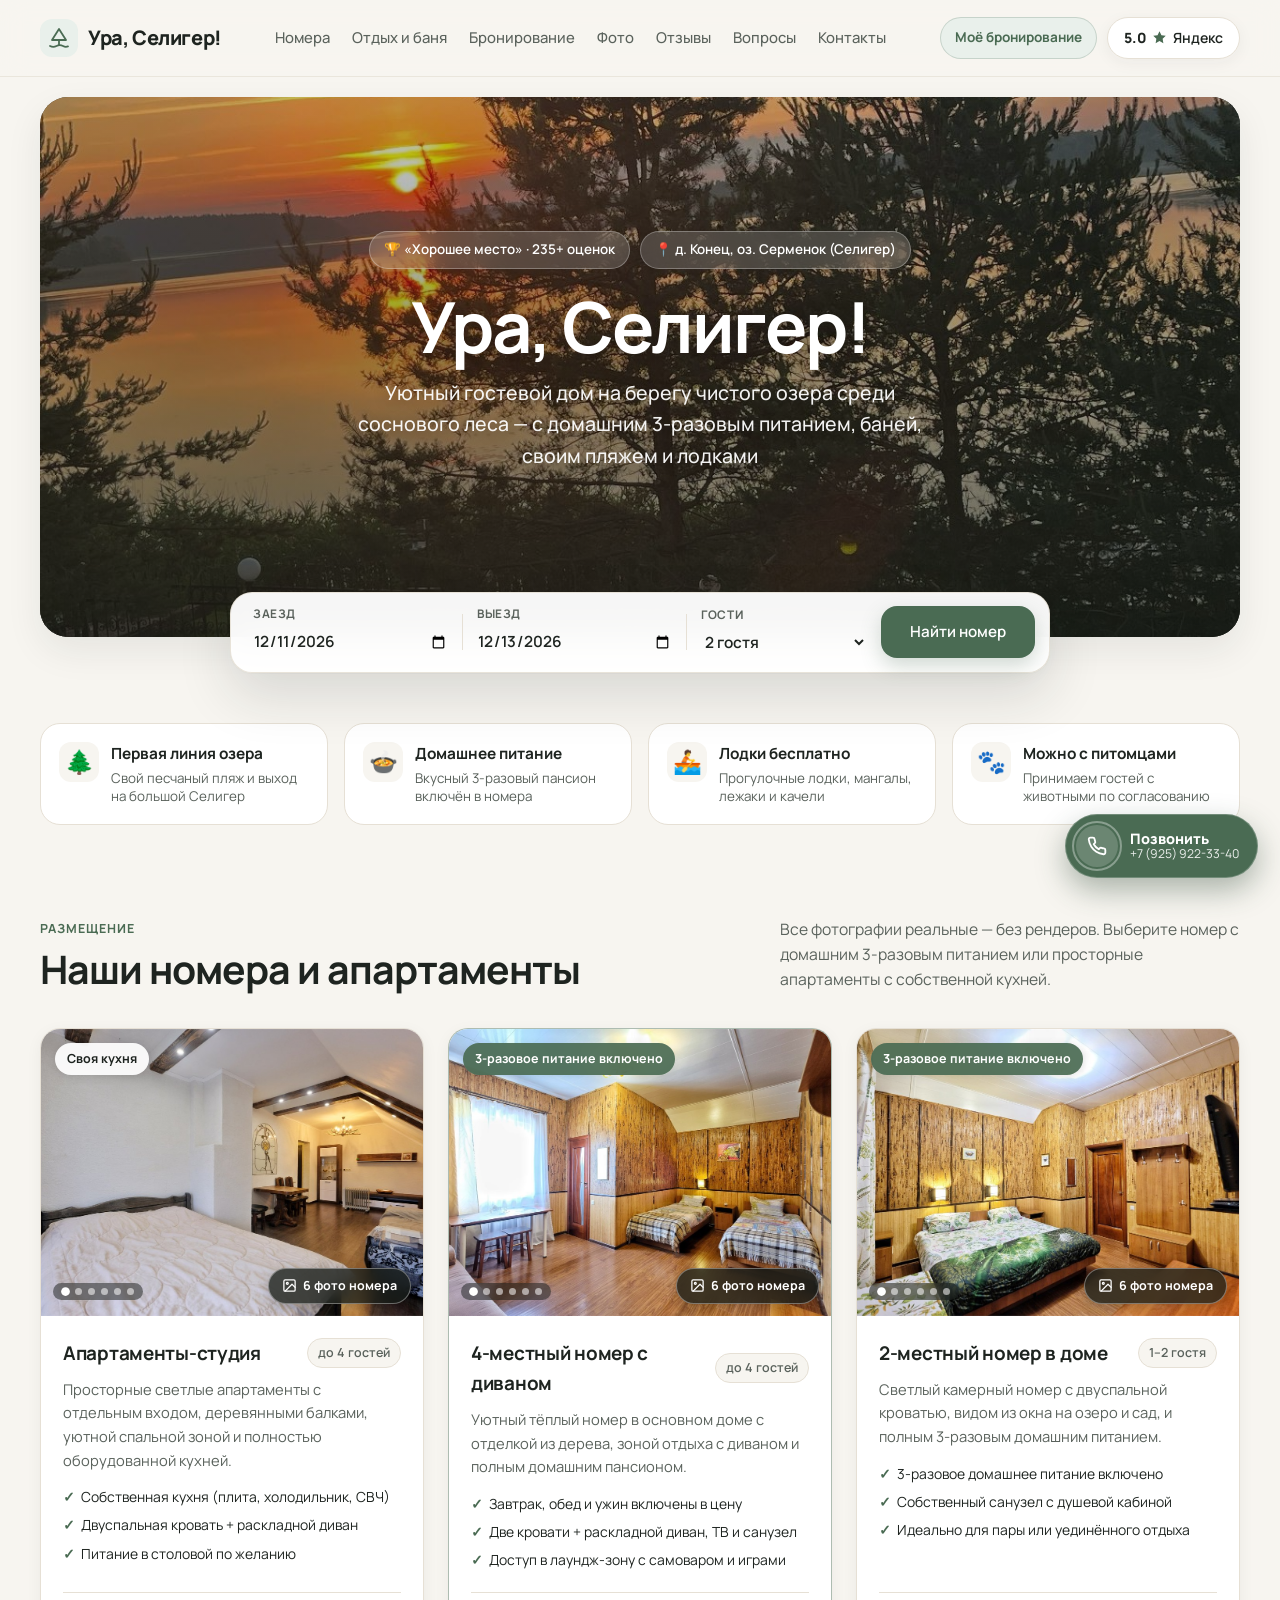
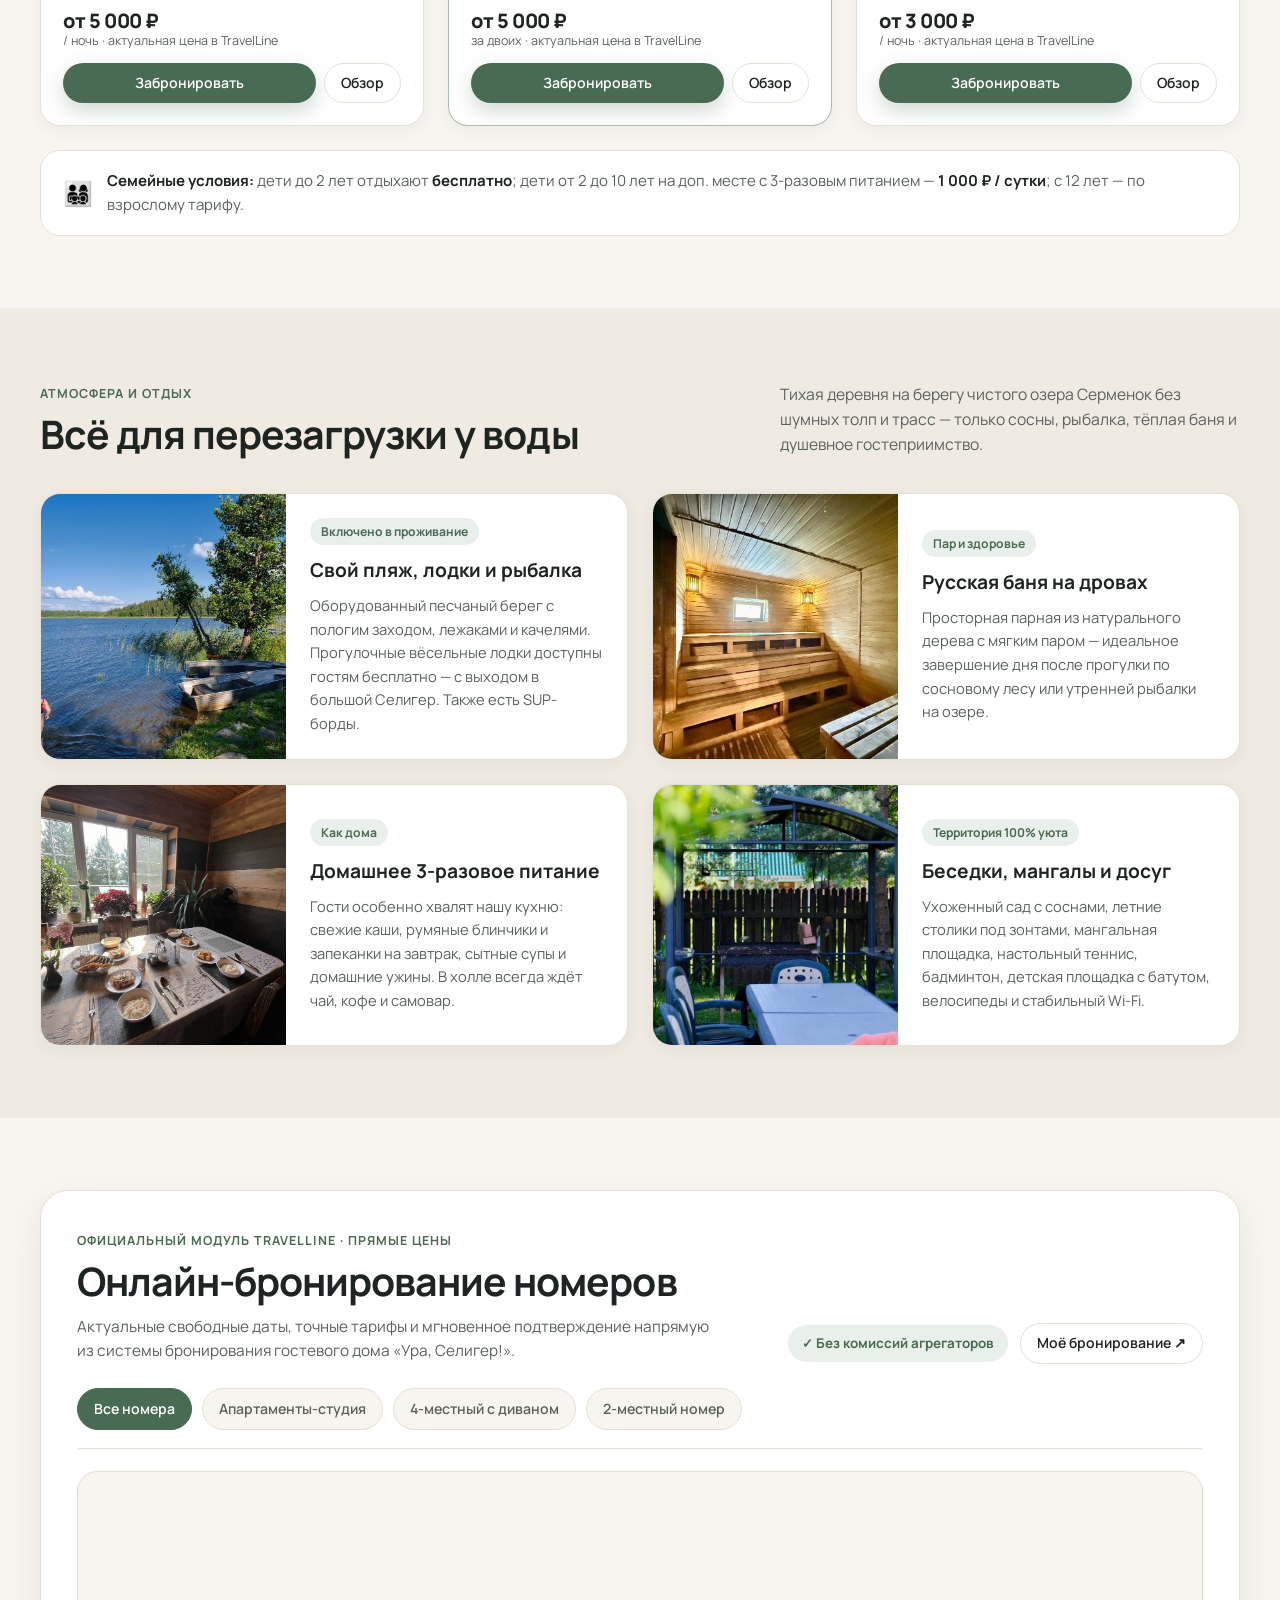
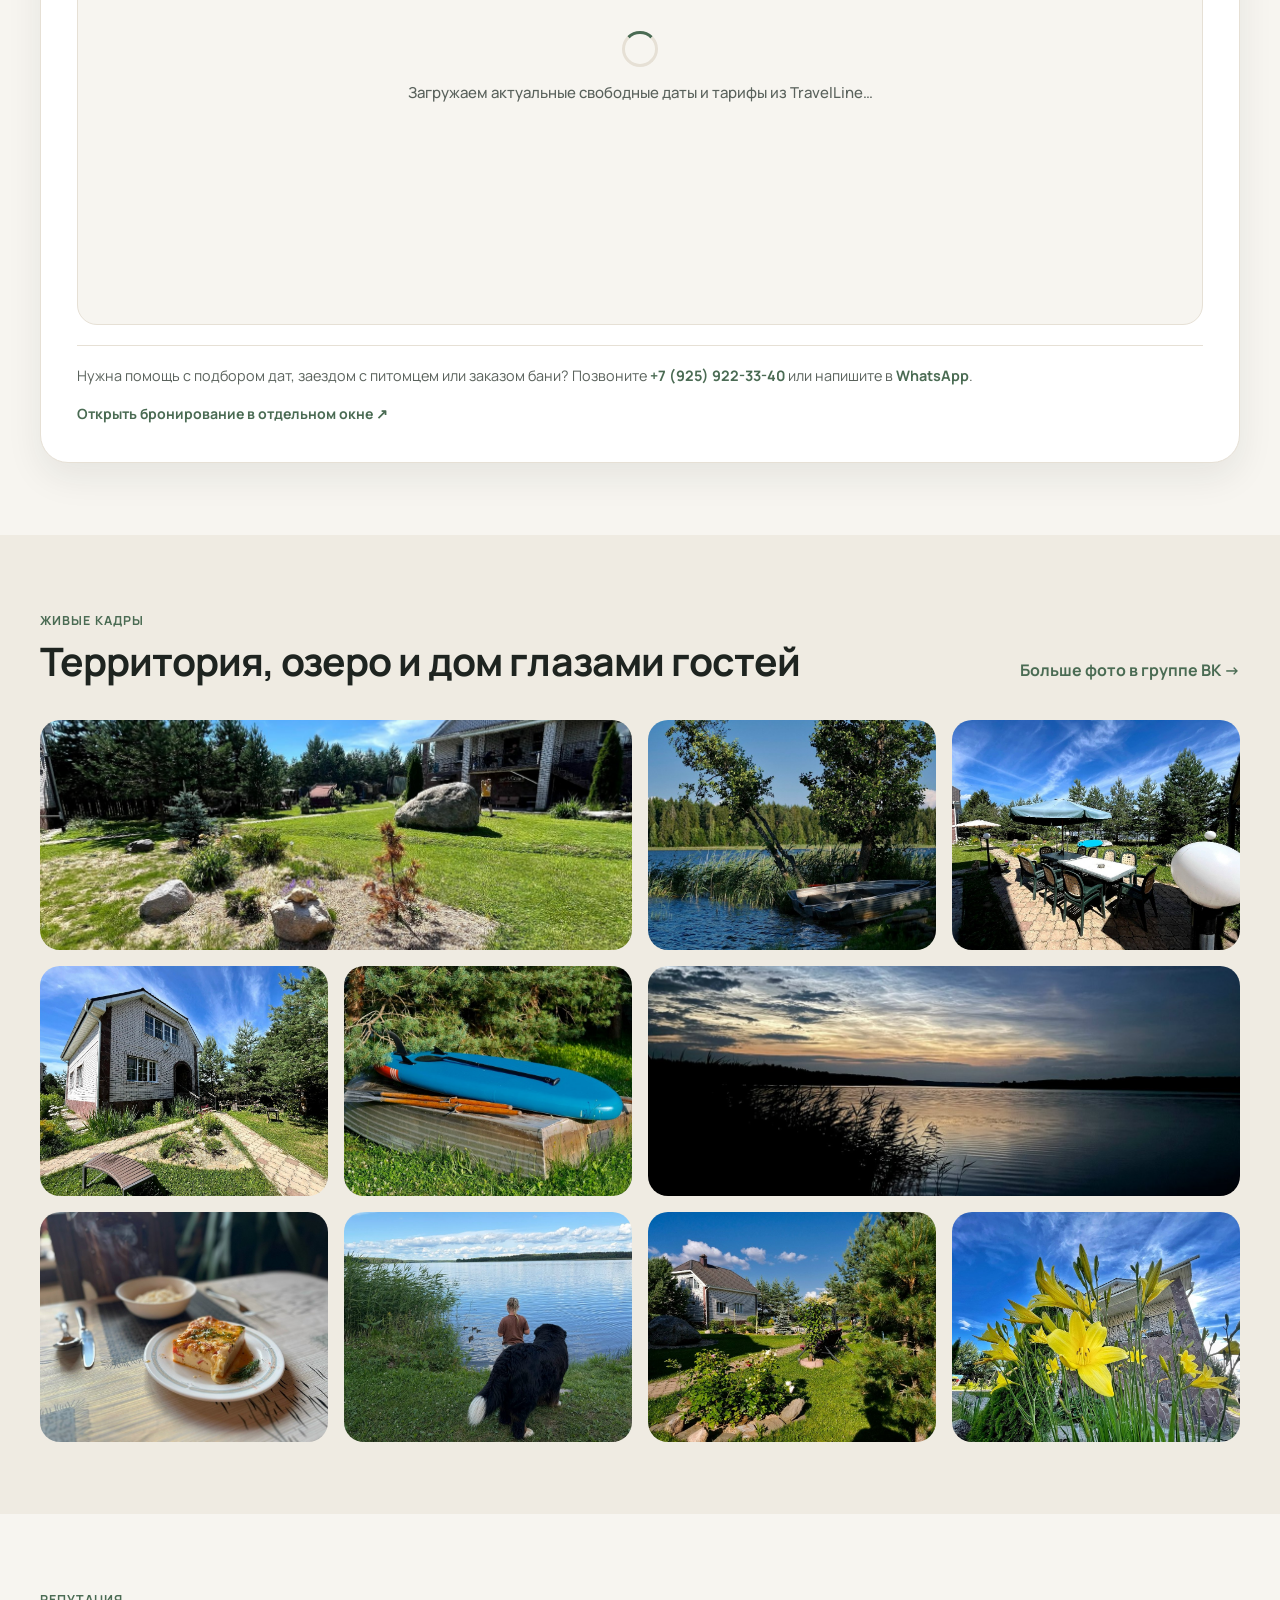
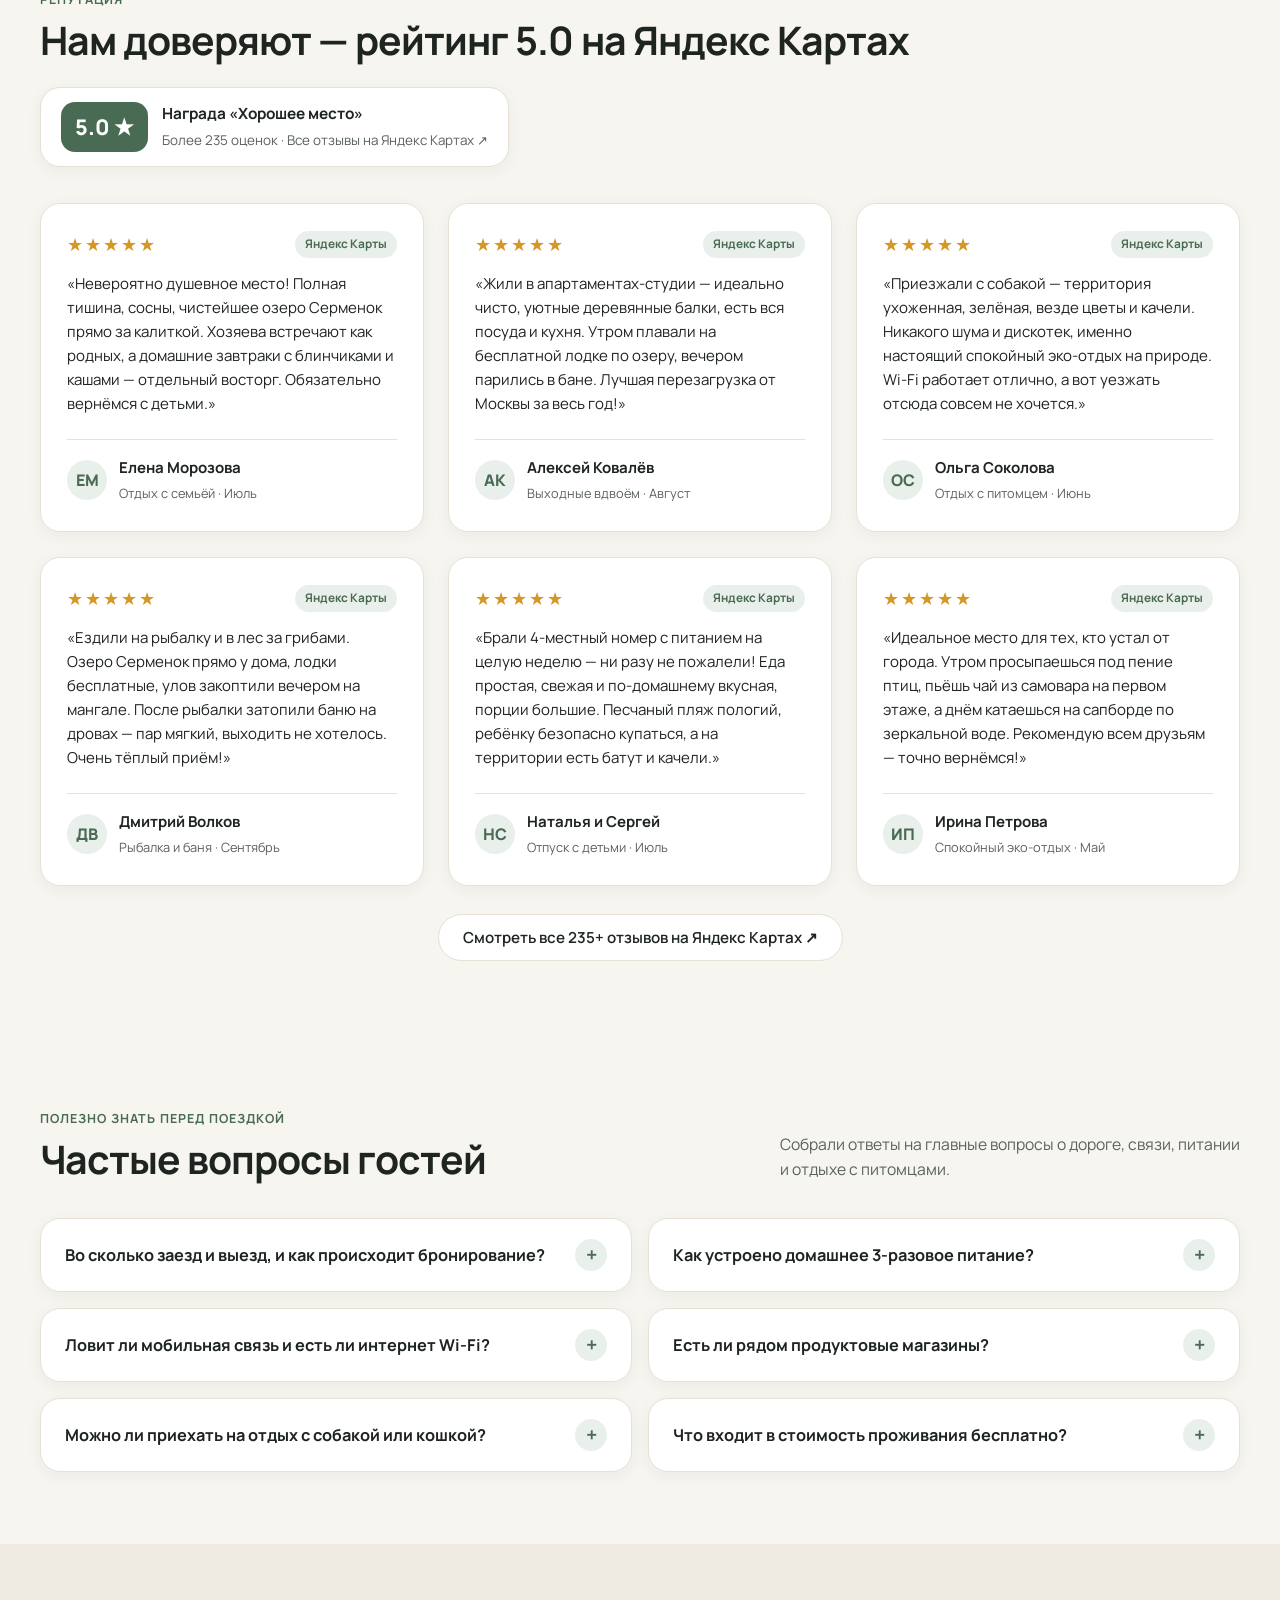
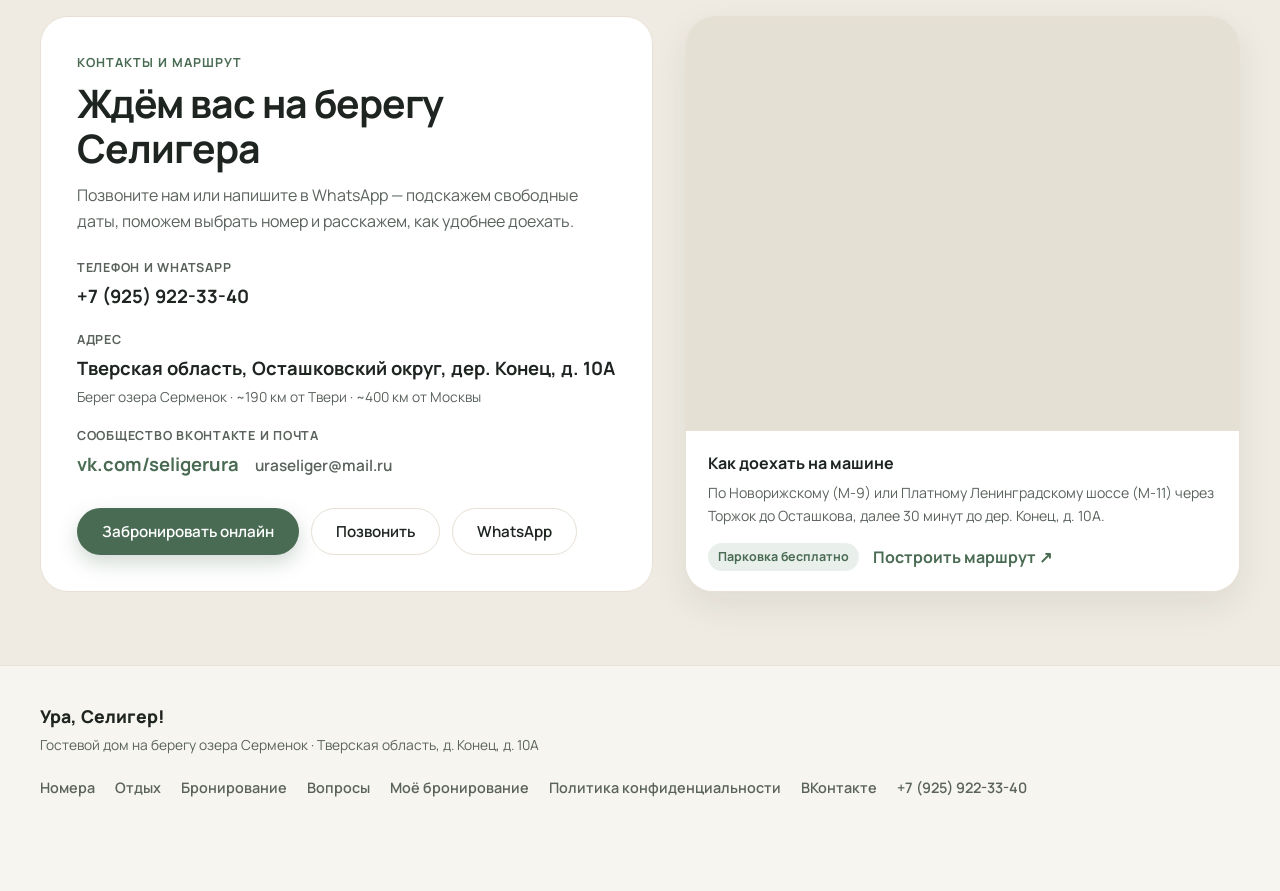
<file: index.html>
<!DOCTYPE html>
<html lang="ru">
<head>
  <meta charset="UTF-8" />
  <meta name="viewport" content="width=device-width, initial-scale=1.0" />
  <title>Ура, Селигер! — Гостевой дом на берегу озера Серменок среди соснового леса</title>
  <meta name="description" content="Гостевой дом «Ура, Селигер!» в Осташковском районе, д. Конец (оз. Серменок). Рейтинг 5.0 на Яндекс Картах. Уютные номера с 3-разовым домашним питанием, апартаменты с кухней, баня, пляж и бесплатные лодки." />
  <link rel="preconnect" href="https://fonts.googleapis.com" />
  <link rel="preconnect" href="https://fonts.gstatic.com" crossorigin />
  <link href="https://fonts.googleapis.com/css2?family=Manrope:wght@400;500;600;700;800&display=swap" rel="stylesheet" />
  <link rel="stylesheet" href="styles.css?v=9" />
  <script type="application/ld+json">
    {
      "@context": "https://schema.org",
      "@type": "Hotel",
      "name": "Гостевой дом «Ура, Селигер!»",
      "url": "https://uraseliger.ru/",
      "telephone": "+79259223340",
      "email": "uraseliger@mail.ru",
      "checkinTime": "14:00",
      "checkoutTime": "12:00",
      "address": {
        "@type": "PostalAddress",
        "addressCountry": "RU",
        "addressRegion": "Тверская область",
        "addressLocality": "Осташковский округ, дер. Конец",
        "streetAddress": "д. 10А"
      },
      "aggregateRating": {
        "@type": "AggregateRating",
        "ratingValue": "5.0",
        "reviewCount": "235"
      }
    }
  </script>
</head>
<body id="top">
  <!-- Шапка сайта (в стиле Референса 1: чистая скандинавская навигация + бейдж Яндекс Карт 5.0) -->
  <header class="site-header">
    <div class="container header-inner">
      <a href="#top" class="brand" aria-label="Ура, Селигер — на главную">
        <span class="brand-mark" aria-hidden="true">
          <svg width="24" height="24" viewBox="0 0 24 24" fill="none" stroke="currentColor" stroke-width="1.8" stroke-linecap="round" stroke-linejoin="round">
            <path d="M12 3L5 14h14L12 3z" />
            <path d="M12 14v5" />
            <path d="M3 20c2.2 1.2 4.3 1.2 6.5 0s4.3-1.2 6.5 0c1.6.9 3.2 1.1 5 .4" />
          </svg>
        </span>
        <span class="brand-name">Ура, Селигер!</span>
      </a>

      <nav class="main-nav" aria-label="Основная навигация">
        <a href="#rooms">Номера</a>
        <a href="#leisure">Отдых и баня</a>
        <a href="#booking">Бронирование</a>
        <a href="#gallery">Фото</a>
        <a href="#reviews">Отзывы</a>
        <a href="#faq">Вопросы</a>
        <a href="#contacts">Контакты</a>
      </nav>

      <div class="header-actions">
        <a
          href="https://uraseliger.ru/guest-account/"
          target="_blank"
          rel="noopener noreferrer"
          class="guest-account-pill"
          title="Личный кабинет гостя TravelLine — проверить или отменить бронь"
        >
          Моё бронирование
        </a>
        <a href="#reviews" class="rating-pill" title="Рейтинг на Яндекс Картах — Награда «Хорошее место»">
          <span class="rating-score">5.0</span>
          <svg class="star-icon" width="15" height="15" viewBox="0 0 24 24" fill="currentColor" aria-hidden="true">
            <path d="M12 2l3.09 6.26L22 9.27l-5 4.87 1.18 6.88L12 17.77l-6.18 3.25L7 14.14 2 9.27l6.91-1.01L12 2z" />
          </svg>
          <span class="rating-label">Яндекс</span>
        </a>
        <button class="mobile-menu-btn" type="button" aria-label="Открыть меню" aria-expanded="false" id="mobileMenuBtn">
          <span></span>
          <span></span>
          <span></span>
        </button>
      </div>
    </div>

    <!-- Мобильное меню -->
    <nav class="mobile-nav" id="mobileNav" aria-label="Мобильная навигация" hidden>
      <a href="#rooms">Номера и апартаменты</a>
      <a href="#leisure">Баня и отдых</a>
      <a href="#booking">Онлайн-бронирование (TravelLine)</a>
      <a href="#gallery">Фотографии</a>
      <a href="#reviews">Отзывы гостей (5.0 ★)</a>
      <a href="#faq">Частые вопросы</a>
      <a href="#contacts">Как добраться и контакты</a>
      <a href="https://uraseliger.ru/guest-account/" target="_blank" rel="noopener noreferrer" class="mobile-guest-link">Моё бронирование (личный кабинет) ↗</a>
      <a href="tel:+79259223340" class="mobile-phone">+7 (925) 922-33-40</a>
    </nav>
  </header>

  <main>
    <!-- Главный экран (Hero — 1-в-1 настроение Референса 1 + реальное фото заката на озере Серменок) -->
    <section class="hero-section">
      <div class="container">
        <div class="hero-card">
          <img
            src="assets/images/hero-sunset.jpg"
            alt="Золотой закат над озером Серменок сквозь сосны в гостевом доме Ура, Селигер"
            class="hero-bg"
            width="1280"
            height="960"
            fetchpriority="high"
          />
          <div class="hero-overlay"></div>

          <div class="hero-content">
            <div class="hero-badges">
              <span class="glass-badge">🏆 «Хорошее место» · 235+ оценок</span>
              <span class="glass-badge">📍 д. Конец, оз. Серменок (Селигер)</span>
            </div>
            <h1>Ура, Селигер!</h1>
            <p class="hero-subtitle">
              Уютный гостевой дом на берегу чистого озера среди соснового леса —
              с домашним 3-разовым питанием, баней, своим пляжем и лодками
            </p>
          </div>

          <!-- Плавающая стеклянная панель быстрого бронирования -->
          <form class="booking-bar" id="heroBookingForm" aria-label="Быстрый подбор дат отдыха">
            <div class="booking-field">
              <label for="heroCheckin">Заезд</label>
              <input type="date" id="heroCheckin" name="checkin" required />
            </div>
            <div class="booking-divider" aria-hidden="true"></div>
            <div class="booking-field">
              <label for="heroCheckout">Выезд</label>
              <input type="date" id="heroCheckout" name="checkout" required />
            </div>
            <div class="booking-divider" aria-hidden="true"></div>
            <div class="booking-field">
              <label for="heroGuests">Гости</label>
              <select id="heroGuests" name="guests">
                <option value="1">1 гость</option>
                <option value="2" selected>2 гостя</option>
                <option value="3">3 гостя</option>
                <option value="4">4 гостя</option>
              </select>
            </div>
            <button type="submit" class="btn btn-primary booking-submit">
              Найти номер
            </button>
          </form>
        </div>
      </div>
    </section>

    <!-- Короткие факты-преимущества под главным экраном -->
    <section class="highlights-strip" aria-label="Главные преимущества">
      <div class="container highlights-grid">
        <div class="highlight-item">
          <div class="highlight-icon" aria-hidden="true">🌲</div>
          <div>
            <strong>Первая линия озера</strong>
            <span>Свой песчаный пляж и выход на большой Селигер</span>
          </div>
        </div>
        <div class="highlight-item">
          <div class="highlight-icon" aria-hidden="true">🍲</div>
          <div>
            <strong>Домашнее питание</strong>
            <span>Вкусный 3-разовый пансион включён в номера</span>
          </div>
        </div>
        <div class="highlight-item">
          <div class="highlight-icon" aria-hidden="true">🚣</div>
          <div>
            <strong>Лодки бесплатно</strong>
            <span>Прогулочные лодки, мангалы, лежаки и качели</span>
          </div>
        </div>
        <div class="highlight-item">
          <div class="highlight-icon" aria-hidden="true">🐾</div>
          <div>
            <strong>Можно с питомцами</strong>
            <span>Принимаем гостей с животными по согласованию</span>
          </div>
        </div>
      </div>
    </section>

    <!-- Секция «Наши номера и апартаменты» (3 симметричные карточки в стиле Референса 1 с настоящими фото из ВК) -->
    <section class="section" id="rooms">
      <div class="container">
        <div class="section-head">
          <div>
            <span class="eyebrow">Размещение</span>
            <h2>Наши номера и апартаменты</h2>
          </div>
          <p class="section-desc">
            Все фотографии реальные — без рендеров. Выберите номер с домашним 3-разовым питанием
            или просторные апартаменты с собственной кухней.
          </p>
        </div>

        <div class="rooms-grid">
          <!-- Карточка 1: Апартаменты-студия -->
          <article class="room-card" data-room-id="apt">
            <div class="room-media" data-carousel="apt">
              <img
                src="assets/images/tl_apt_2.jpg"
                alt="Апартаменты-студия с собственной кухней в Ура, Селигер"
                class="room-img"
                loading="lazy"
                width="1100"
                height="733"
              />
              <span class="room-tag">Своя кухня</span>
              <button type="button" class="room-photos-btn open-room-modal" data-room="apt" aria-label="Посмотреть все 6 фото апартаментов">
                <svg width="15" height="15" viewBox="0 0 24 24" fill="none" stroke="currentColor" stroke-width="2" stroke-linecap="round" stroke-linejoin="round" aria-hidden="true">
                  <rect x="3" y="3" width="18" height="18" rx="2" ry="2"></rect>
                  <circle cx="8.5" cy="8.5" r="1.5"></circle>
                  <polyline points="21 15 16 10 5 21"></polyline>
                </svg>
                <span>6 фото номера</span>
              </button>
              <button type="button" class="carousel-btn prev" aria-label="Предыдущее фото">‹</button>
              <button type="button" class="carousel-btn next" aria-label="Следующее фото">›</button>
              <div class="carousel-dots" aria-hidden="true"></div>
            </div>

            <div class="room-body">
              <div class="room-title-row">
                <h3>Апартаменты-студия</h3>
                <span class="room-capacity">до 4 гостей</span>
              </div>
              <p class="room-excerpt">
                Просторные светлые апартаменты с отдельным входом, деревянными балками,
                уютной спальной зоной и полностью оборудованной кухней.
              </p>
              <ul class="room-features">
                <li>Собственная кухня (плита, холодильник, СВЧ)</li>
                <li>Двуспальная кровать + раскладной диван</li>
                <li>Питание в столовой по желанию</li>
              </ul>
              <div class="room-footer">
                <div class="room-price">
                  <strong>от 5&nbsp;000&nbsp;₽</strong>
                  <span>/ ночь · актуальная цена в TravelLine</span>
                </div>
                <div class="room-card-actions">
                  <button type="button" class="btn btn-primary btn-sm book-tl-room" data-tl-room="203156" data-room="apt">
                    Забронировать
                  </button>
                  <button type="button" class="btn btn-outline btn-sm open-room-modal" data-room="apt">
                    Обзор
                  </button>
                </div>
              </div>
            </div>
          </article>

          <!-- Карточка 2: Семейный 4-местный номер -->
          <article class="room-card featured-card" data-room-id="family">
            <div class="room-media" data-carousel="family">
              <img
                src="assets/images/tl_family_4.jpg"
                alt="Семейный 4-местный номер с 3-разовым питанием в Ура, Селигер"
                class="room-img"
                loading="lazy"
                width="1100"
                height="733"
              />
              <span class="room-tag tag-green">3-разовое питание включено</span>
              <button type="button" class="room-photos-btn open-room-modal" data-room="family" aria-label="Посмотреть все 6 фото 4-местного номера">
                <svg width="15" height="15" viewBox="0 0 24 24" fill="none" stroke="currentColor" stroke-width="2" stroke-linecap="round" stroke-linejoin="round" aria-hidden="true">
                  <rect x="3" y="3" width="18" height="18" rx="2" ry="2"></rect>
                  <circle cx="8.5" cy="8.5" r="1.5"></circle>
                  <polyline points="21 15 16 10 5 21"></polyline>
                </svg>
                <span>6 фото номера</span>
              </button>
              <button type="button" class="carousel-btn prev" aria-label="Предыдущее фото">‹</button>
              <button type="button" class="carousel-btn next" aria-label="Следующее фото">›</button>
              <div class="carousel-dots" aria-hidden="true"></div>
            </div>

            <div class="room-body">
              <div class="room-title-row">
                <h3>4-местный номер с диваном</h3>
                <span class="room-capacity">до 4 гостей</span>
              </div>
              <p class="room-excerpt">
                Уютный тёплый номер в основном доме с отделкой из дерева, зоной отдыха с диваном
                и полным домашним пансионом.
              </p>
              <ul class="room-features">
                <li>Завтрак, обед и ужин включены в цену</li>
                <li>Две кровати + раскладной диван, ТВ и санузел</li>
                <li>Доступ в лаундж-зону с самоваром и играми</li>
              </ul>
              <div class="room-footer">
                <div class="room-price">
                  <strong>от 5&nbsp;000&nbsp;₽</strong>
                  <span>за двоих · актуальная цена в TravelLine</span>
                </div>
                <div class="room-card-actions">
                  <button type="button" class="btn btn-primary btn-sm book-tl-room" data-tl-room="203155" data-room="family">
                    Забронировать
                  </button>
                  <button type="button" class="btn btn-outline btn-sm open-room-modal" data-room="family">
                    Обзор
                  </button>
                </div>
              </div>
            </div>
          </article>

          <!-- Карточка 3: Уютный 2-местный номер -->
          <article class="room-card" data-room-id="double">
            <div class="room-media" data-carousel="double">
              <img
                src="assets/images/tl_double_3.jpg"
                alt="Двухместный номер в основном доме с 3-разовым питанием в Ура, Селигер"
                class="room-img"
                loading="lazy"
                width="1100"
                height="733"
              />
              <span class="room-tag tag-green">3-разовое питание включено</span>
              <button type="button" class="room-photos-btn open-room-modal" data-room="double" aria-label="Посмотреть все 6 фото 2-местного номера">
                <svg width="15" height="15" viewBox="0 0 24 24" fill="none" stroke="currentColor" stroke-width="2" stroke-linecap="round" stroke-linejoin="round" aria-hidden="true">
                  <rect x="3" y="3" width="18" height="18" rx="2" ry="2"></rect>
                  <circle cx="8.5" cy="8.5" r="1.5"></circle>
                  <polyline points="21 15 16 10 5 21"></polyline>
                </svg>
                <span>6 фото номера</span>
              </button>
              <button type="button" class="carousel-btn prev" aria-label="Предыдущее фото">‹</button>
              <button type="button" class="carousel-btn next" aria-label="Следующее фото">›</button>
              <div class="carousel-dots" aria-hidden="true"></div>
            </div>

            <div class="room-body">
              <div class="room-title-row">
                <h3>2-местный номер в доме</h3>
                <span class="room-capacity">1–2 гостя</span>
              </div>
              <p class="room-excerpt">
                Светлый камерный номер с двуспальной кроватью, видом из окна на озеро и сад, и
                полным 3-разовым домашним питанием.
              </p>
              <ul class="room-features">
                <li>3-разовое домашнее питание включено</li>
                <li>Собственный санузел с душевой кабиной</li>
                <li>Идеально для пары или уединённого отдыха</li>
              </ul>
              <div class="room-footer">
                <div class="room-price">
                  <strong>от 3&nbsp;000&nbsp;₽</strong>
                  <span>/ ночь · актуальная цена в TravelLine</span>
                </div>
                <div class="room-card-actions">
                  <button type="button" class="btn btn-primary btn-sm book-tl-room" data-tl-room="203154" data-room="double">
                    Забронировать
                  </button>
                  <button type="button" class="btn btn-outline btn-sm open-room-modal" data-room="double">
                    Обзор
                  </button>
                </div>
              </div>
            </div>
          </article>
        </div>

        <!-- Плашка про детей -->
        <div class="children-note">
          <span aria-hidden="true">👨‍👩‍👧‍👦</span>
          <p>
            <strong>Семейные условия:</strong> дети до 2 лет отдыхают <strong>бесплатно</strong>;
            дети от 2 до 10 лет на доп. месте с 3-разовым питанием — <strong>1 000 ₽ / сутки</strong>;
            с 12 лет — по взрослому тарифу.
          </p>
        </div>
      </div>
    </section>

    <!-- Секция «Баня, питание и отдых на природе» -->
    <section class="section section-tinted" id="leisure">
      <div class="container">
        <div class="section-head">
          <div>
            <span class="eyebrow">Атмосфера и отдых</span>
            <h2>Всё для перезагрузки у воды</h2>
          </div>
          <p class="section-desc">
            Тихая деревня на берегу чистого озера Серменок без шумных толп и трасс — только сосны,
            рыбалка, тёплая баня и душевное гостеприимство.
          </p>
        </div>

        <div class="leisure-grid">
          <article class="leisure-card">
            <div class="leisure-img-wrap">
              <img src="assets/images/lake-beach-boats.jpg" alt="Собственный пляж и лодки на озере Серменок" loading="lazy" width="1200" height="799" />
            </div>
            <div class="leisure-content">
              <span class="leisure-pill">Включено в проживание</span>
              <h3>Свой пляж, лодки и рыбалка</h3>
              <p>
                Оборудованный песчаный берег с пологим заходом, лежаками и качелями. Прогулочные
                вёсельные лодки доступны гостям бесплатно — с выходом в большой Селигер. Также есть SUP-борды.
              </p>
            </div>
          </article>

          <article class="leisure-card">
            <div class="leisure-img-wrap">
              <img src="assets/images/banya.jpg" alt="Настоящая русская баня на дровах в Ура, Селигер" loading="lazy" width="1100" height="825" />
            </div>
            <div class="leisure-content">
              <span class="leisure-pill">Пар и здоровье</span>
              <h3>Русская баня на дровах</h3>
              <p>
                Просторная парная из натурального дерева с мягким паром — идеальное завершение дня
                после прогулки по сосновому лесу или утренней рыбалки на озере.
              </p>
            </div>
          </article>

          <article class="leisure-card">
            <div class="leisure-img-wrap">
              <img src="assets/images/food-table.jpg" alt="Домашнее 3-разовое питание в Ура, Селигер" loading="lazy" width="1100" height="825" />
            </div>
            <div class="leisure-content">
              <span class="leisure-pill">Как дома</span>
              <h3>Домашнее 3-разовое питание</h3>
              <p>
                Гости особенно хвалят нашу кухню: свежие каши, румяные блинчики и запеканки на завтрак,
                сытные супы и домашние ужины. В холле всегда ждёт чай, кофе и самовар.
              </p>
            </div>
          </article>

          <article class="leisure-card">
            <div class="leisure-img-wrap">
              <img src="assets/images/bbq-gazebo.jpg" alt="Беседка, мангальная зона и зелёная территория" loading="lazy" width="1000" height="666" />
            </div>
            <div class="leisure-content">
              <span class="leisure-pill">Территория 100% уюта</span>
              <h3>Беседки, мангалы и досуг</h3>
              <p>
                Ухоженный сад с соснами, летние столики под зонтами, мангальная площадка, настольный
                теннис, бадминтон, детская площадка с батутом, велосипеды и стабильный Wi-Fi.
              </p>
            </div>
          </article>
        </div>
      </div>
    </section>

    <!-- Официальный модуль онлайн-бронирования TravelLine (providerId: 30650) -->
    <section class="section" id="booking">
      <div class="container">
        <div class="tl-booking-shell">
          <div class="tl-booking-head">
            <div>
              <span class="eyebrow">Официальный модуль TravelLine · Прямые цены</span>
              <h2>Онлайн-бронирование номеров</h2>
              <p class="tl-booking-intro">
                Актуальные свободные даты, точные тарифы и мгновенное подтверждение напрямую из системы бронирования гостевого дома «Ура, Селигер!».
              </p>
            </div>
            <div class="tl-head-meta">
              <span class="tl-trust-badge">✓ Без комиссий агрегаторов</span>
              <a
                href="https://uraseliger.ru/guest-account/"
                target="_blank"
                rel="noopener noreferrer"
                class="btn btn-outline btn-sm"
              >
                Моё бронирование ↗
              </a>
            </div>
          </div>

          <div class="tl-room-filter" id="tlRoomFilter" role="group" aria-label="Быстрый выбор категории номера в TravelLine">
            <button type="button" class="tl-filter-btn is-active" data-tl-filter="">Все номера</button>
            <button type="button" class="tl-filter-btn" data-tl-filter="203156">Апартаменты-студия</button>
            <button type="button" class="tl-filter-btn" data-tl-filter="203155">4-местный с диваном</button>
            <button type="button" class="tl-filter-btn" data-tl-filter="203154">2-местный номер</button>
          </div>

          <div class="tl-widget-stage" id="tlWidgetStage">
            <div class="tl-loading-state" id="tlLoadingState" role="status" aria-live="polite">
              <div class="tl-spinner" aria-hidden="true"></div>
              <p>Загружаем актуальные свободные даты и тарифы из TravelLine…</p>
            </div>
            <!-- Контейнер официального модуля TravelLine -->
            <div id="tl-booking-form" class="tl-booking-container"></div>
          </div>

          <div class="tl-booking-foot">
            <p>
              Нужна помощь с подбором дат, заездом с питомцем или заказом бани?
              Позвоните <a href="tel:+79259223340">+7 (925) 922-33-40</a> или напишите в
              <a
                href="https://wa.me/79259223340?text=%D0%97%D0%B4%D1%80%D0%B0%D0%B2%D1%81%D1%82%D0%B2%D1%83%D0%B9%D1%82%D0%B5!%20%D0%A5%D0%BE%D1%82%D0%B8%D0%BC%20%D1%83%D1%82%D0%BE%D1%87%D0%BD%D0%B8%D1%82%D1%8C%20%D0%B4%D0%B5%D1%82%D0%B0%D0%BB%D0%B8%20%D0%BF%D0%BE%20%D0%B1%D1%80%D0%BE%D0%BD%D0%B8%D1%80%D0%BE%D0%B2%D0%B0%D0%BD%D0%B8%D1%8E%20%D0%B2%20%C2%AB%D0%A3%D1%80%D0%B0%2C%20%D0%A1%D0%B5%D0%BB%D0%B8%D0%B3%D0%B5%D1%80!%C2%BB"
                target="_blank"
                rel="noopener noreferrer"
              >WhatsApp</a>.
            </p>
            <a
              id="tlFallbackLink"
              href="https://uraseliger.ru/ru-ru/booking/"
              target="_blank"
              rel="noopener noreferrer"
              class="text-link tl-direct-link"
            >
              Открыть бронирование в отдельном окне ↗
            </a>
          </div>
        </div>
      </div>
    </section>

    <!-- Живая фотогалерея (реальные фото из группы ВК) -->
    <section class="section section-tinted" id="gallery">
      <div class="container">
        <div class="section-head">
          <div>
            <span class="eyebrow">Живые кадры</span>
            <h2>Территория, озеро и дом глазами гостей</h2>
          </div>
          <a href="https://vk.com/seligerura" target="_blank" rel="noopener noreferrer" class="text-link">
            Больше фото в группе ВК →
          </a>
        </div>

        <div class="gallery-grid" id="galleryGrid">
          <button type="button" class="gallery-item span-2" data-full="assets/images/house-main.jpg" data-caption="Основной гостевой дом и зелёная сосновая территория">
            <img src="assets/images/house-main.jpg" alt="Основной гостевой дом Ура, Селигер и зелёный газон" loading="lazy" />
          </button>
          <button type="button" class="gallery-item" data-full="assets/images/lake-boat.jpg" data-caption="Прогулочная лодка на берегу озера Серменок">
            <img src="assets/images/lake-boat.jpg" alt="Лодка на берегу озера Серменок" loading="lazy" />
          </button>
          <button type="button" class="gallery-item" data-full="assets/images/terrace.jpg" data-caption="Солнечная летняя терраса под соснами">
            <img src="assets/images/terrace.jpg" alt="Летняя терраса со столиком и зонтом" loading="lazy" />
          </button>
          <button type="button" class="gallery-item" data-full="assets/images/house-garden.jpg" data-caption="Уютная территория и корпус с апартаментами">
            <img src="assets/images/house-garden.jpg" alt="Здание с апартаментами в сосновом саду" loading="lazy" />
          </button>
          <button type="button" class="gallery-item" data-full="assets/images/sup-dock.jpg" data-caption="SUP-борд и вёсла для прогулок по глади озера">
            <img src="assets/images/sup-dock.jpg" alt="SUP-борд на деревянном причале" loading="lazy" />
          </button>
          <button type="button" class="gallery-item span-2" data-full="assets/images/lake-twilight.jpg" data-caption="Тихий вечер на озере Серменок">
            <img src="assets/images/lake-twilight.jpg" alt="Вечерний закат на спокойной воде озера Серменок" loading="lazy" />
          </button>
          <button type="button" class="gallery-item" data-full="assets/images/food-dish.jpg" data-caption="Домашние завтраки — творожная запеканка и каши">
            <img src="assets/images/food-dish.jpg" alt="Домашний завтрак в гостевом доме" loading="lazy" />
          </button>
          <button type="button" class="gallery-item" data-full="assets/images/dog-lake.jpg" data-caption="Дружелюбная атмосфера — можно приезжать с питомцами">
            <img src="assets/images/dog-lake.jpg" alt="Отдых на берегу озера с собакой" loading="lazy" />
          </button>
          <button type="button" class="gallery-item" data-full="assets/images/house-lawn.jpg" data-caption="Ухоженный зелёный сад и сосны вокруг дома">
            <img src="assets/images/house-lawn.jpg" alt="Гостевой дом и зелёная поляна с соснами" loading="lazy" />
          </button>
          <button type="button" class="gallery-item" data-full="assets/images/vk_double_4.jpg" data-caption="Цветущий сад у входа в гостевой дом летом">
            <img src="assets/images/vk_double_4.jpg" alt="Летние цветы на фоне гостевого дома Ура, Селигер" loading="lazy" />
          </button>
        </div>
      </div>
    </section>

    <!-- Блок отзывов с Яндекс Карт (5.0 ★ · 235+ оценок) -->
    <section class="section" id="reviews">
      <div class="container">
        <div class="section-head">
          <div>
            <span class="eyebrow">Репутация</span>
            <h2>Нам доверяют — рейтинг 5.0 на Яндекс Картах</h2>
          </div>
          <a
            href="https://yandex.ru/maps/org/ura_seliger_/99326439256/reviews/"
            target="_blank"
            rel="noopener noreferrer"
            class="yandex-award-card yandex-award-link"
            title="Открыть все отзывы о «Ура, Селигер!» на Яндекс Картах"
          >
            <div class="award-score">5.0 ★</div>
            <div class="award-meta">
              <strong>Награда «Хорошее место»</strong>
              <span>Более 235 оценок · Все отзывы на Яндекс Картах ↗</span>
            </div>
          </a>
        </div>

        <div class="reviews-grid">
          <article class="review-card">
            <div class="review-top">
              <div class="review-stars" aria-label="Оценка 5 из 5">★★★★★</div>
              <span class="review-source">Яндекс Карты</span>
            </div>
            <p class="review-text">
              «Невероятно душевное место! Полная тишина, сосны, чистейшее озеро Серменок прямо за
              калиткой. Хозяева встречают как родных, а домашние завтраки с блинчиками и кашами —
              отдельный восторг. Обязательно вернёмся с детьми.»
            </p>
            <div class="review-author">
              <div class="avatar">ЕМ</div>
              <div>
                <strong>Елена Морозова</strong>
                <span>Отдых с семьёй · Июль</span>
              </div>
            </div>
          </article>

          <article class="review-card">
            <div class="review-top">
              <div class="review-stars" aria-label="Оценка 5 из 5">★★★★★</div>
              <span class="review-source">Яндекс Карты</span>
            </div>
            <p class="review-text">
              «Жили в апартаментах-студии — идеально чисто, уютные деревянные балки, есть вся посуда
              и кухня. Утром плавали на бесплатной лодке по озеру, вечером парились в бане.
              Лучшая перезагрузка от Москвы за весь год!»
            </p>
            <div class="review-author">
              <div class="avatar">АК</div>
              <div>
                <strong>Алексей Ковалёв</strong>
                <span>Выходные вдвоём · Август</span>
              </div>
            </div>
          </article>

          <article class="review-card">
            <div class="review-top">
              <div class="review-stars" aria-label="Оценка 5 из 5">★★★★★</div>
              <span class="review-source">Яндекс Карты</span>
            </div>
            <p class="review-text">
              «Приезжали с собакой — территория ухоженная, зелёная, везде цветы и качели.
              Никакого шума и дискотек, именно настоящий спокойный эко-отдых на природе.
              Wi-Fi работает отлично, а вот уезжать отсюда совсем не хочется.»
            </p>
            <div class="review-author">
              <div class="avatar">ОС</div>
              <div>
                <strong>Ольга Соколова</strong>
                <span>Отдых с питомцем · Июнь</span>
              </div>
            </div>
          </article>

          <article class="review-card">
            <div class="review-top">
              <div class="review-stars" aria-label="Оценка 5 из 5">★★★★★</div>
              <span class="review-source">Яндекс Карты</span>
            </div>
            <p class="review-text">
              «Ездили на рыбалку и в лес за грибами. Озеро Серменок прямо у дома, лодки бесплатные,
              улов закоптили вечером на мангале. После рыбалки затопили баню на дровах — пар мягкий,
              выходить не хотелось. Очень тёплый приём!»
            </p>
            <div class="review-author">
              <div class="avatar">ДВ</div>
              <div>
                <strong>Дмитрий Волков</strong>
                <span>Рыбалка и баня · Сентябрь</span>
              </div>
            </div>
          </article>

          <article class="review-card">
            <div class="review-top">
              <div class="review-stars" aria-label="Оценка 5 из 5">★★★★★</div>
              <span class="review-source">Яндекс Карты</span>
            </div>
            <p class="review-text">
              «Брали 4-местный номер с питанием на целую неделю — ни разу не пожалели! Еда простая,
              свежая и по-домашнему вкусная, порции большие. Песчаный пляж пологий, ребёнку безопасно
              купаться, а на территории есть батут и качели.»
            </p>
            <div class="review-author">
              <div class="avatar">НС</div>
              <div>
                <strong>Наталья и Сергей</strong>
                <span>Отпуск с детьми · Июль</span>
              </div>
            </div>
          </article>

          <article class="review-card">
            <div class="review-top">
              <div class="review-stars" aria-label="Оценка 5 из 5">★★★★★</div>
              <span class="review-source">Яндекс Карты</span>
            </div>
            <p class="review-text">
              «Идеальное место для тех, кто устал от города. Утром просыпаешься под пение птиц,
              пьёшь чай из самовара на первом этаже, а днём катаешься на сапборде по зеркальной воде.
              Рекомендую всем друзьям — точно вернёмся!»
            </p>
            <div class="review-author">
              <div class="avatar">ИП</div>
              <div>
                <strong>Ирина Петрова</strong>
                <span>Спокойный эко-отдых · Май</span>
              </div>
            </div>
          </article>
        </div>

        <div class="reviews-footer">
          <a
            href="https://yandex.ru/maps/org/ura_seliger_/99326439256/reviews/"
            target="_blank"
            rel="noopener noreferrer"
            class="btn btn-outline"
          >
            Смотреть все 235+ отзывов на Яндекс Картах ↗
          </a>
        </div>
      </div>
    </section>

    <!-- Блок «Частые вопросы гостей (FAQ)» -->
    <section class="section" id="faq">
      <div class="container">
        <div class="section-head">
          <div>
            <span class="eyebrow">Полезно знать перед поездкой</span>
            <h2>Частые вопросы гостей</h2>
          </div>
          <p class="section-desc">
            Собрали ответы на главные вопросы о дороге, связи, питании и отдыхе с питомцами.
          </p>
        </div>

        <div class="faq-grid">
          <details class="faq-item">
            <summary>
              <span>Во сколько заезд и выезд, и как происходит бронирование?</span>
              <span class="faq-icon" aria-hidden="true">+</span>
            </summary>
            <div class="faq-answer">
              <p>
                Стандартное время заезда — <strong>с 14:00</strong>, выезд — <strong>до 12:00</strong>
                (по возможности всегда идём навстречу при раннем заезде или позднем выезде).
                Выберите даты в форме <a href="#booking">онлайн-бронирования TravelLine</a> выше для мгновенного подтверждения, или позвоните нам по номеру
                <a href="tel:+79259223340">+7 (925) 922-33-40</a>.
              </p>
            </div>
          </details>

          <details class="faq-item">
            <summary>
              <span>Как устроено домашнее 3-разовое питание?</span>
              <span class="faq-icon" aria-hidden="true">+</span>
            </summary>
            <div class="faq-answer">
              <p>
                При проживании в 2-местном и 4-местном номерах основного дома <strong>трёхразовое домашнее питание уже включено в стоимость</strong> (каши, блинчики, запеканки, домашние супы и вторые блюда). В апартаментах есть своя полноценная кухня, а питание в нашей столовой можно заказать отдельно по желанию (завтрак 350 ₽, обед 600 ₽, ужин 400 ₽).
              </p>
            </div>
          </details>

          <details class="faq-item">
            <summary>
              <span>Ловит ли мобильная связь и есть ли интернет Wi-Fi?</span>
              <span class="faq-icon" aria-hidden="true">+</span>
            </summary>
            <div class="faq-answer">
              <p>
                Из-за уединённого расположения в лесу у озера мобильная связь операторов может ловить выборочно, но <strong>на территории и в доме работает бесплатный стабильный Wi-Fi</strong> — вы всегда сможете позвонить через мессенджеры, отправить фото или поработать.
              </p>
            </div>
          </details>

          <details class="faq-item">
            <summary>
              <span>Есть ли рядом продуктовые магазины?</span>
              <span class="faq-icon" aria-hidden="true">+</span>
            </summary>
            <div class="faq-answer">
              <p>
                Деревня Конец — тихое лесное место вдали от шумных трасс, поэтому сетевых магазинов в пешей доступности нет. Если вы планируете готовить самостоятельно в апартаментах или жарить шашлык на мангале, рекомендуем закупить продукты по дороге в городе <strong>Осташков</strong> (в 30 минутах езды).
              </p>
            </div>
          </details>

          <details class="faq-item">
            <summary>
              <span>Можно ли приехать на отдых с собакой или кошкой?</span>
              <span class="faq-icon" aria-hidden="true">+</span>
            </summary>
            <div class="faq-answer">
              <p>
                Да, мы любим животных и принимаем гостей с воспитанными питомцами <strong>по предварительному согласованию</strong> при бронировании. Вокруг дома просторная зелёная территория, лес и берег озера для прогулок.
              </p>
            </div>
          </details>

          <details class="faq-item">
            <summary>
              <span>Что входит в стоимость проживания бесплатно?</span>
              <span class="faq-icon" aria-hidden="true">+</span>
            </summary>
            <div class="faq-answer">
              <p>
                Для всех наших гостей бесплатно доступны: прогулочные вёсельные лодки, оборудованный песчаный пляж с лежаками и качелями, мангальные зоны с беседками, настольный теннис, бадминтон, детская площадка с батутом, чайно-кофейная зона с самоваром и парковка на территории.
              </p>
            </div>
          </details>
        </div>
      </div>
    </section>

    <!-- Контакты и как добраться (с живой интерактивной Яндекс Картой) -->
    <section class="section section-tinted" id="contacts">
      <div class="container">
        <div class="contacts-grid">
          <div class="contacts-info">
            <span class="eyebrow">Контакты и маршрут</span>
            <h2>Ждём вас на берегу Селигера</h2>
            <p class="contacts-lead">
              Позвоните нам или напишите в WhatsApp — подскажем свободные даты, поможем выбрать номер
              и расскажем, как удобнее доехать.
            </p>

            <div class="contact-list">
              <div class="contact-item">
                <span class="contact-label">Телефон и WhatsApp</span>
                <a href="tel:+79259223340" class="contact-value">+7 (925) 922-33-40</a>
              </div>
              <div class="contact-item">
                <span class="contact-label">Адрес</span>
                <span class="contact-value">Тверская область, Осташковский округ, дер. Конец, д. 10А</span>
                <small>Берег озера Серменок · ~190 км от Твери · ~400 км от Москвы</small>
              </div>
              <div class="contact-item">
                <span class="contact-label">Сообщество ВКонтакте и почта</span>
                <div class="contact-inline-links">
                  <a href="https://vk.com/seligerura" target="_blank" rel="noopener noreferrer" class="contact-value link-accent">
                    vk.com/seligerura
                  </a>
                  <a href="mailto:uraseliger@mail.ru" class="contact-email">
                    uraseliger@mail.ru
                  </a>
                </div>
              </div>
            </div>

            <div class="contact-buttons">
              <a href="#booking" class="btn btn-primary">
                Забронировать онлайн
              </a>
              <a href="tel:+79259223340" class="btn btn-outline">
                Позвонить
              </a>
              <a
                href="https://wa.me/79259223340?text=%D0%97%D0%B4%D1%80%D0%B0%D0%B2%D1%81%D1%82%D0%B2%D1%83%D0%B9%D1%82%D0%B5!%20%D0%A5%D0%BE%D1%82%D0%B8%D0%BC%20%D1%83%D1%82%D0%BE%D1%87%D0%BD%D0%B8%D1%82%D1%8C%20%D1%81%D0%B2%D0%BE%D0%B1%D0%BE%D0%B4%D0%BD%D1%8B%D0%B5%20%D0%B4%D0%B0%D1%82%D1%8B%20%D0%B2%20%C2%AB%D0%A3%D1%80%D0%B0%2C%20%D0%A1%D0%B5%D0%BB%D0%B8%D0%B3%D0%B5%D1%80!%C2%BB"
                target="_blank"
                rel="noopener noreferrer"
                class="btn btn-outline"
              >
                WhatsApp
              </a>
            </div>
          </div>

          <div class="contacts-map-card">
            <div class="map-frame-wrap">
              <iframe
                src="https://yandex.ru/map-widget/v1/?ll=32.9861%2C57.1717&z=13&pt=32.9861,57.1717,pm2gnm"
                width="100%"
                height="340"
                frameborder="0"
                allowfullscreen="true"
                title="Интерактивная Яндекс Карта — Гостевой дом Ура, Селигер! (д. Конец, оз. Серменок)"
              ></iframe>
            </div>
            <div class="route-card route-card-bottom">
              <div>
                <strong>Как доехать на машине</strong>
                <p>По Новорижскому (М-9) или Платному Ленинградскому шоссе (М-11) через Торжок до Осташкова, далее 30 минут до дер. Конец, д. 10А.</p>
              </div>
              <div class="route-card-actions">
                <span class="route-badge">Парковка бесплатно</span>
                <a
                  href="https://yandex.ru/maps/org/ura_seliger_/99326439256/"
                  target="_blank"
                  rel="noopener noreferrer"
                  class="text-link"
                >
                  Построить маршрут ↗
                </a>
              </div>
            </div>
          </div>
        </div>
      </div>
    </section>
  </main>

  <!-- Подвал сайта -->
  <footer class="site-footer">
    <div class="container footer-inner">
      <div>
        <strong class="footer-brand">Ура, Селигер!</strong>
        <p class="footer-copy">Гостевой дом на берегу озера Серменок · Тверская область, д. Конец, д. 10А</p>
      </div>
      <div class="footer-links">
        <a href="#rooms">Номера</a>
        <a href="#leisure">Отдых</a>
        <a href="#booking">Бронирование</a>
        <a href="#faq">Вопросы</a>
        <a href="https://uraseliger.ru/guest-account/" target="_blank" rel="noopener noreferrer">Моё бронирование</a>
        <a href="https://uraseliger.ru/docs/privacy_policy_ru.pdf" target="_blank" rel="noopener noreferrer">Политика конфиденциальности</a>
        <a href="https://vk.com/seligerura" target="_blank" rel="noopener noreferrer">ВКонтакте</a>
        <a href="tel:+79259223340">+7 (925) 922-33-40</a>
      </div>
    </div>
  </footer>

  <!-- Модальное окно подробного просмотра номера (<dialog> с light-dismiss) -->
  <dialog class="modal-dialog" id="roomModal" aria-labelledby="roomModalTitle">
    <div class="modal-box">
      <button type="button" class="modal-close" data-close-dialog aria-label="Закрыть окно">✕</button>
      <div class="modal-gallery">
        <div class="modal-main-stage">
          <img src="data:image/svg+xml,%3Csvg xmlns='http://www.w3.org/2000/svg' width='1' height='1'/%3E" alt="Фотография номера" id="modalMainImg" />
          <button type="button" class="modal-nav prev" id="modalPrevBtn" aria-label="Предыдущее фото номера">‹</button>
          <button type="button" class="modal-nav next" id="modalNextBtn" aria-label="Следующее фото номера">›</button>
          <div class="modal-photo-caption" id="modalPhotoCaption"></div>
        </div>
        <div class="modal-thumbs" id="modalThumbs"></div>
      </div>
      <div class="modal-info">
        <span class="eyebrow" id="modalTag"></span>
        <h3 id="roomModalTitle"></h3>
        <div class="modal-price" id="modalPrice"></div>
        <p id="modalDesc"></p>
        <ul class="modal-list" id="modalAmenities"></ul>
        <div class="modal-cta-row">
          <button type="button" class="btn btn-primary" id="modalToBookingBtn">
            Забронировать онлайн (TravelLine)
          </button>
          <a href="#" id="modalWhatsappBtn" target="_blank" rel="noopener noreferrer" class="btn btn-outline">
            Задать вопрос в WhatsApp
          </a>
        </div>
      </div>
    </div>
  </dialog>

  <!-- Лайтбокс для фотогалереи -->
  <dialog class="lightbox-dialog" id="lightboxModal" aria-label="Просмотр фотографии">
    <div class="lightbox-inner">
      <button type="button" class="lightbox-close" data-close-dialog aria-label="Закрыть фото">✕</button>
      <button type="button" class="lightbox-nav prev" id="lbPrev" aria-label="Предыдущее фото">‹</button>
      <figure class="lightbox-figure">
        <img src="data:image/svg+xml,%3Csvg xmlns='http://www.w3.org/2000/svg' width='1' height='1'/%3E" alt="Просмотр фотографии" id="lbImg" />
        <figcaption id="lbCaption"></figcaption>
      </figure>
      <button type="button" class="lightbox-nav next" id="lbNext" aria-label="Следующее фото">›</button>
    </div>
  </dialog>

  <!-- Плавающая кнопка «Позвонить» в правом нижнем углу -->
  <a href="tel:+79259223340" class="floating-call-btn" aria-label="Позвонить в гостевой дом Ура, Селигер по номеру +7 (925) 922-33-40">
    <span class="call-btn-icon" aria-hidden="true">
      <svg width="20" height="20" viewBox="0 0 24 24" fill="none" stroke="currentColor" stroke-width="2.2" stroke-linecap="round" stroke-linejoin="round">
        <path d="M22 16.92v3a2 2 0 0 1-2.18 2 19.79 19.79 0 0 1-8.63-3.07 19.5 19.5 0 0 1-6-6 19.79 19.79 0 0 1-3.07-8.67A2 2 0 0 1 4.11 2h3a2 2 0 0 1 2 1.72 12.84 12.84 0 0 0 .7 2.81 2 2 0 0 1-.45 2.11L8.09 9.91a16 16 0 0 0 6 6l1.27-1.27a2 2 0 0 1 2.11-.45 12.84 12.84 0 0 0 2.81.7A2 2 0 0 1 22 16.92z"></path>
      </svg>
    </span>
    <span class="call-btn-text">
      <strong>Позвонить</strong>
      <small>+7 (925) 922-33-40</small>
    </span>
  </a>

  <script src="script.js?v=9"></script>
</body>
</html>
</file>
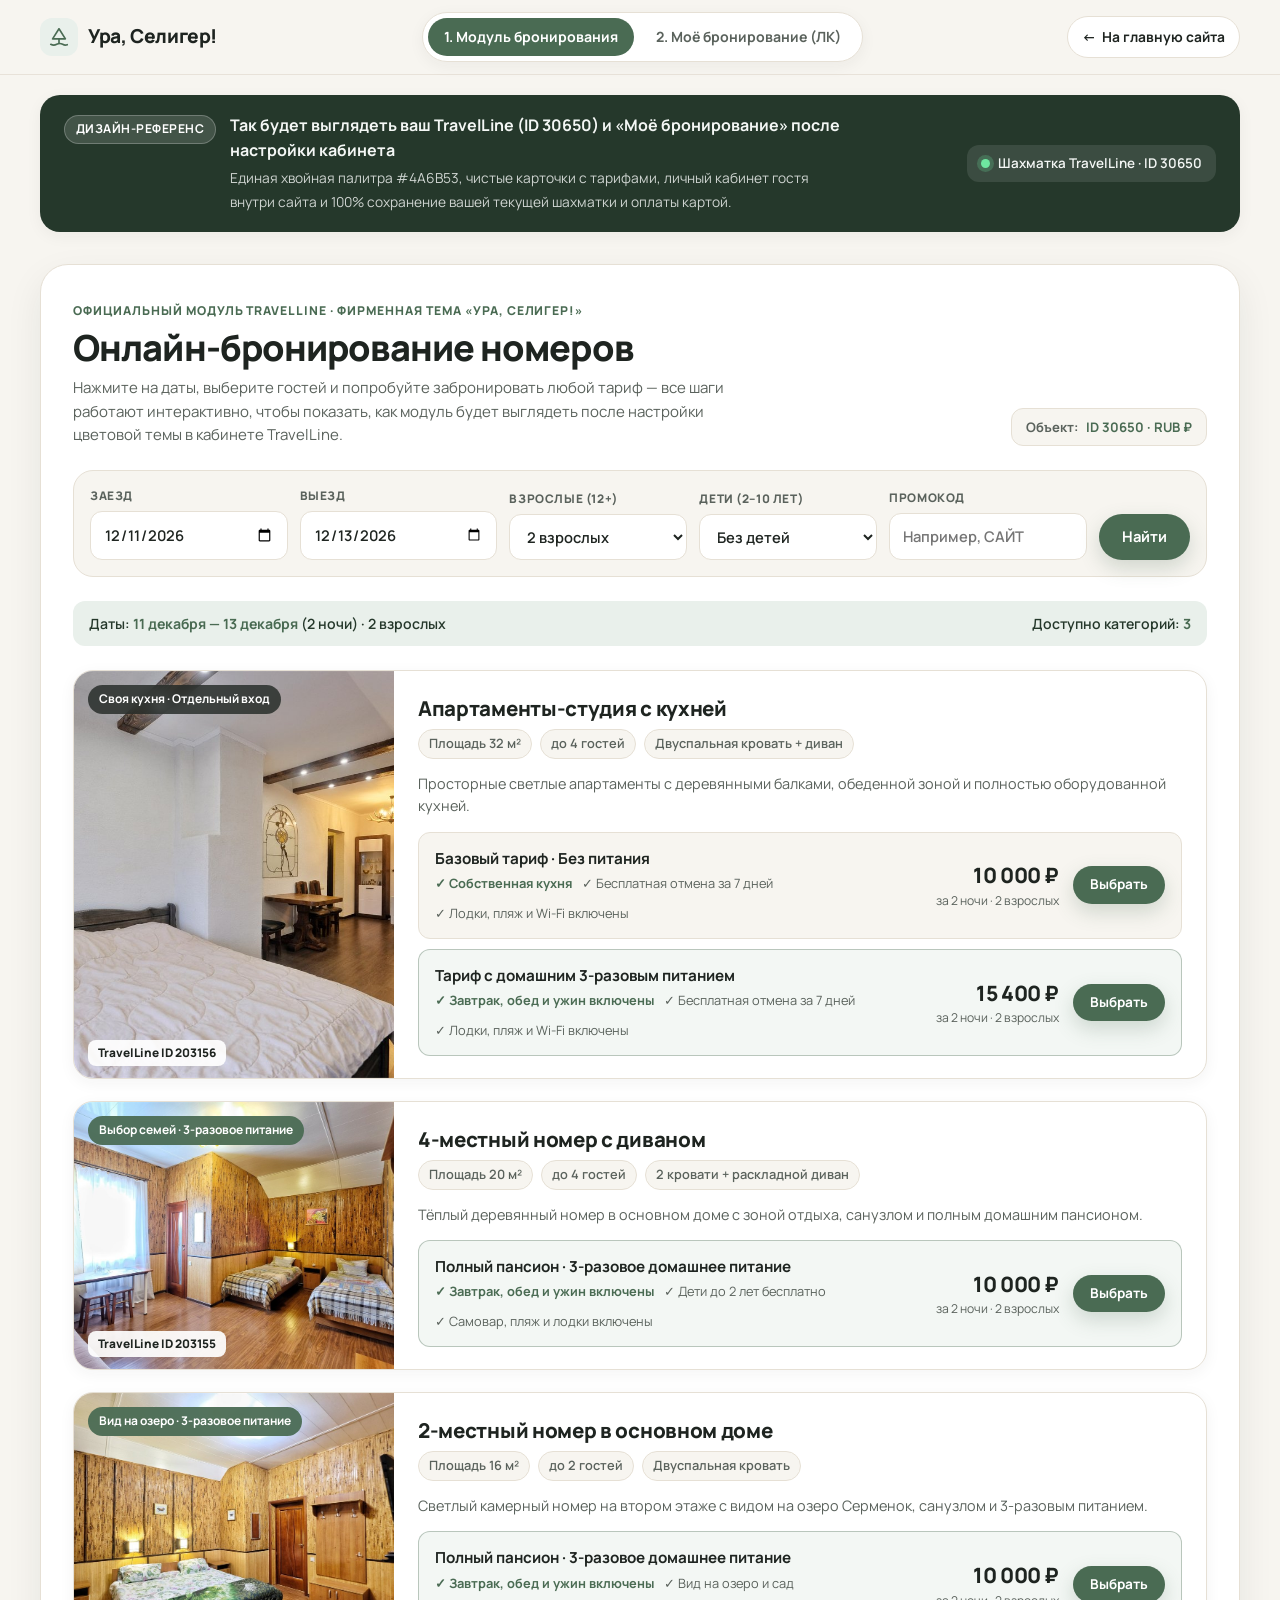
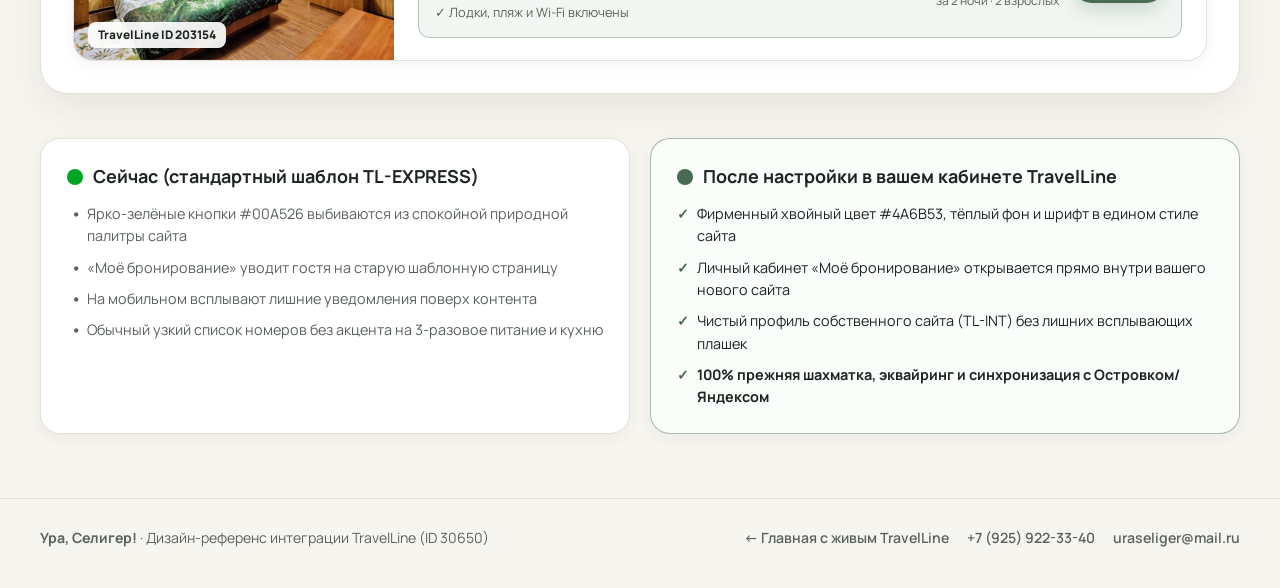
<file: travelline-preview.html>
<!DOCTYPE html>
<html lang="ru">
<head>
  <meta charset="UTF-8" />
  <meta name="viewport" content="width=device-width, initial-scale=1.0" />
  <title>Ура, Селигер! — Дизайн-референс модуля бронирования и личного кабинета TravelLine</title>
  <meta name="description" content="Интерактивный дизайн-референс обновлённого модуля онлайн-бронирования и личного кабинета гостя TravelLine (ID 30650) в фирменном скандинавском стиле «Ура, Селигер!»." />
  <link rel="preconnect" href="https://fonts.googleapis.com" />
  <link rel="preconnect" href="https://fonts.gstatic.com" crossorigin />
  <link href="https://fonts.googleapis.com/css2?family=Manrope:wght@400;500;600;700;800&display=swap" rel="stylesheet" />
  <style>
    /* ==========================================================================
       Ура, Селигер! — Референс модуля бронирования и ЛК гостя TravelLine (#4A6B53)
       ========================================================================== */
    :root {
      --bg-page: #f7f5f0;
      --bg-tinted: #efebe2;
      --surface: #ffffff;
      --ink: #1e2420;
      --ink-muted: #5a625c;
      --border: #e6e0d5;
      --pine: #4a6b53;
      --pine-hover: #3b5843;
      --pine-soft: #e9f0eb;
      --pine-dark: #25382b;
      --amber: #d69824;
      --amber-soft: #fdf5e4;
      --danger: #b54747;
      --danger-soft: #fceeec;
      --radius-sm: 12px;
      --radius-md: 20px;
      --radius-lg: 28px;
      --shadow-sm: 0 4px 16px rgba(30, 36, 32, 0.05);
      --shadow-md: 0 14px 36px rgba(30, 36, 32, 0.08);
      --shadow-lg: 0 22px 54px rgba(30, 36, 32, 0.14);
      --container: 1200px;
      --transition: 0.22s cubic-bezier(0.22, 1, 0.36, 1);
    }

    *,
    *::before,
    *::after {
      box-sizing: border-box;
    }

    html {
      scroll-behavior: smooth;
      font-size: 16px;
    }

    [hidden] {
      display: none !important;
    }

    body {
      margin: 0;
      font-family: "Manrope", -apple-system, BlinkMacSystemFont, "Segoe UI", sans-serif;
      background-color: var(--bg-page);
      color: var(--ink);
      line-height: 1.55;
      overflow-x: clip;
      -webkit-font-smoothing: antialiased;
    }

    img {
      display: block;
      max-width: 100%;
    }

    a {
      color: inherit;
      text-decoration: none;
    }

    button,
    input,
    select,
    textarea {
      font: inherit;
      color: inherit;
    }

    .container {
      width: min(var(--container), calc(100% - 32px));
      margin-inline: auto;
    }

    /* ---------------- Шапка сайта ---------------- */
    .site-header {
      position: sticky;
      top: 0;
      z-index: 40;
      background: rgba(247, 245, 240, 0.92);
      backdrop-filter: blur(14px);
      -webkit-backdrop-filter: blur(14px);
      border-bottom: 1px solid rgba(230, 224, 213, 0.85);
    }

    .header-inner {
      display: flex;
      align-items: center;
      justify-content: space-between;
      gap: 16px;
      min-height: 74px;
    }

    .brand {
      display: inline-flex;
      align-items: center;
      gap: 10px;
      font-weight: 800;
      font-size: 1.2rem;
      letter-spacing: -0.02em;
      white-space: nowrap;
    }

    .brand-mark {
      display: inline-flex;
      align-items: center;
      justify-content: center;
      width: 38px;
      height: 38px;
      border-radius: 12px;
      background: var(--pine-soft);
      color: var(--pine);
      flex-shrink: 0;
    }

    .header-tabs {
      display: flex;
      align-items: center;
      gap: 6px;
      background: var(--surface);
      border: 1px solid var(--border);
      padding: 5px;
      border-radius: 999px;
      box-shadow: var(--shadow-sm);
    }

    .mode-tab {
      border: none;
      background: transparent;
      padding: 8px 16px;
      border-radius: 999px;
      font-size: 0.88rem;
      font-weight: 700;
      color: var(--ink-muted);
      cursor: pointer;
      white-space: nowrap;
      transition: background-color var(--transition), color var(--transition);
    }

    .mode-tab:hover {
      color: var(--ink);
    }

    .mode-tab.is-active {
      background: var(--pine);
      color: #ffffff;
    }

    .header-right {
      display: flex;
      align-items: center;
      gap: 10px;
    }

    .back-link {
      display: inline-flex;
      align-items: center;
      gap: 6px;
      padding: 9px 14px;
      border-radius: 999px;
      background: var(--surface);
      border: 1px solid var(--border);
      font-size: 0.86rem;
      font-weight: 700;
      color: var(--ink);
      white-space: nowrap;
      transition: border-color var(--transition), color var(--transition);
    }

    .back-link:hover {
      border-color: var(--pine);
      color: var(--pine);
    }

    /* ---------------- Инфо-плашка референса ---------------- */
    .ref-banner {
      padding: 20px 0 8px;
    }

    .ref-banner-box {
      background: var(--pine-dark);
      color: #f4f7f5;
      border-radius: var(--radius-md);
      padding: 18px 24px;
      display: flex;
      align-items: center;
      justify-content: space-between;
      gap: 18px;
      flex-wrap: wrap;
      box-shadow: var(--shadow-sm);
    }

    .ref-banner-left {
      display: flex;
      align-items: flex-start;
      gap: 14px;
      max-width: 780px;
    }

    .ref-pill {
      display: inline-flex;
      align-items: center;
      padding: 4px 11px;
      border-radius: 999px;
      background: rgba(255, 255, 255, 0.14);
      border: 1px solid rgba(255, 255, 255, 0.24);
      color: #ffffff;
      font-size: 0.76rem;
      font-weight: 700;
      letter-spacing: 0.04em;
      text-transform: uppercase;
      white-space: nowrap;
      margin-top: 2px;
    }

    .ref-banner-text strong {
      display: block;
      font-size: 1rem;
      margin-bottom: 2px;
    }

    .ref-banner-text span {
      font-size: 0.86rem;
      color: rgba(244, 247, 245, 0.82);
    }

    .ref-banner-badge {
      display: inline-flex;
      align-items: center;
      gap: 8px;
      padding: 8px 14px;
      border-radius: 12px;
      background: rgba(255, 255, 255, 0.1);
      font-size: 0.84rem;
      font-weight: 600;
      white-space: nowrap;
    }

    .dot-live {
      width: 9px;
      height: 9px;
      border-radius: 50%;
      background: #6ee7a0;
      box-shadow: 0 0 0 4px rgba(110, 231, 160, 0.22);
    }

    /* ---------------- Мобильный переключатель вкладок ---------------- */
    .mobile-tabs-bar {
      display: none;
      margin-top: 14px;
    }

    .mobile-tabs-bar .header-tabs {
      width: 100%;
      display: grid;
      grid-template-columns: 1fr 1fr;
    }

    .mobile-tabs-bar .mode-tab {
      text-align: center;
      padding: 10px 8px;
      font-size: 0.83rem;
    }

    /* ---------------- Кнопки ---------------- */
    .btn {
      display: inline-flex;
      align-items: center;
      justify-content: center;
      gap: 8px;
      padding: 12px 22px;
      border-radius: 999px;
      font-weight: 700;
      font-size: 0.92rem;
      border: 1px solid transparent;
      cursor: pointer;
      transition: background-color var(--transition), transform var(--transition), border-color var(--transition), color var(--transition);
      text-align: center;
      line-height: 1.3;
    }

    .btn:active {
      transform: translateY(1px);
    }

    .btn-primary {
      background: var(--pine);
      color: #ffffff;
      box-shadow: 0 8px 20px rgba(74, 107, 83, 0.22);
    }

    .btn-primary:hover {
      background: var(--pine-hover);
      transform: translateY(-1px);
    }

    .btn-outline {
      background: var(--surface);
      color: var(--ink);
      border-color: var(--border);
    }

    .btn-outline:hover {
      border-color: var(--pine);
      color: var(--pine);
      background: var(--pine-soft);
    }

    .btn-danger-outline {
      background: var(--surface);
      color: var(--danger);
      border-color: rgba(181, 71, 71, 0.35);
    }

    .btn-danger-outline:hover {
      background: var(--danger-soft);
      border-color: var(--danger);
    }

    .btn-sm {
      padding: 9px 16px;
      font-size: 0.85rem;
    }

    .btn-full {
      width: 100%;
    }

    /* ---------------- Основная рабочая область ---------------- */
    .workspace {
      padding: 24px 0 44px;
    }

    .panel-shell {
      background: var(--surface);
      border: 1px solid var(--border);
      border-radius: var(--radius-lg);
      padding: 32px;
      box-shadow: var(--shadow-md);
    }

    .panel-head {
      display: flex;
      align-items: flex-end;
      justify-content: space-between;
      gap: 20px;
      flex-wrap: wrap;
      margin-bottom: 24px;
    }

    .eyebrow {
      display: inline-block;
      font-size: 0.76rem;
      font-weight: 800;
      letter-spacing: 0.08em;
      text-transform: uppercase;
      color: var(--pine);
      margin-bottom: 6px;
    }

    h1 {
      margin: 0;
      font-size: clamp(1.65rem, 3vw, 2.25rem);
      font-weight: 800;
      letter-spacing: -0.025em;
      line-height: 1.15;
    }

    .panel-sub {
      margin: 8px 0 0;
      color: var(--ink-muted);
      font-size: 0.94rem;
      max-width: 660px;
    }

    .tl-brand-chip {
      display: inline-flex;
      align-items: center;
      gap: 8px;
      padding: 8px 14px;
      border-radius: 12px;
      background: var(--bg-page);
      border: 1px solid var(--border);
      font-size: 0.82rem;
      font-weight: 700;
      color: var(--ink-muted);
    }

    .tl-brand-chip strong {
      color: var(--pine);
    }

    /* ---------------- Поисковая строка TravelLine в нашем стиле ---------------- */
    .tl-search-bar {
      background: var(--bg-page);
      border: 1px solid var(--border);
      border-radius: var(--radius-md);
      padding: 16px;
      display: grid;
      grid-template-columns: 1fr 1fr 0.9fr 0.9fr 1fr auto;
      gap: 12px;
      align-items: end;
      margin-bottom: 24px;
    }

    .field {
      display: flex;
      flex-direction: column;
      gap: 5px;
      min-width: 0;
    }

    .field label {
      font-size: 0.74rem;
      font-weight: 800;
      text-transform: uppercase;
      letter-spacing: 0.05em;
      color: var(--ink-muted);
    }

    .field input,
    .field select,
    .field textarea {
      width: 100%;
      padding: 11px 13px;
      border-radius: var(--radius-sm);
      border: 1px solid var(--border);
      background: var(--surface);
      font-size: 0.92rem;
      font-weight: 600;
      outline: none;
      transition: border-color var(--transition), box-shadow var(--transition);
    }

    .field input:focus,
    .field select:focus,
    .field textarea:focus {
      border-color: var(--pine);
      box-shadow: 0 0 0 3px rgba(74, 107, 83, 0.14);
    }

    .search-summary-strip {
      display: flex;
      align-items: center;
      justify-content: space-between;
      gap: 12px;
      flex-wrap: wrap;
      padding: 12px 16px;
      border-radius: var(--radius-sm);
      background: var(--pine-soft);
      color: var(--pine-dark);
      font-size: 0.88rem;
      font-weight: 600;
      margin-bottom: 24px;
    }

    .search-summary-strip strong {
      color: var(--pine);
    }

    /* ---------------- Карточки номеров TravelLine (витрина с тарифами) ---------------- */
    .tl-rooms-list {
      display: flex;
      flex-direction: column;
      gap: 22px;
    }

    .tl-room-row {
      border: 1px solid var(--border);
      border-radius: var(--radius-md);
      background: var(--surface);
      overflow: hidden;
      display: grid;
      grid-template-columns: 320px 1fr;
      box-shadow: var(--shadow-sm);
      transition: border-color var(--transition), box-shadow var(--transition);
    }

    .tl-room-row:hover {
      border-color: rgba(74, 107, 83, 0.45);
      box-shadow: var(--shadow-md);
    }

    .tl-room-photo {
      position: relative;
      min-height: 250px;
      background: #e6e0d5;
      overflow: hidden;
    }

    .tl-room-photo img {
      width: 100%;
      height: 100%;
      object-fit: cover;
    }

    .tl-room-badge {
      position: absolute;
      top: 14px;
      left: 14px;
      padding: 5px 11px;
      border-radius: 999px;
      background: rgba(30, 36, 32, 0.78);
      backdrop-filter: blur(6px);
      color: #ffffff;
      font-size: 0.75rem;
      font-weight: 700;
    }

    .tl-room-badge.is-pine {
      background: rgba(74, 107, 83, 0.94);
    }

    .tl-room-id {
      position: absolute;
      bottom: 12px;
      left: 14px;
      padding: 4px 10px;
      border-radius: 8px;
      background: rgba(255, 255, 255, 0.92);
      color: var(--ink);
      font-size: 0.74rem;
      font-weight: 800;
    }

    .tl-room-main {
      padding: 22px 24px;
      display: flex;
      flex-direction: column;
      gap: 14px;
      min-width: 0;
    }

    .tl-room-header {
      display: flex;
      align-items: flex-start;
      justify-content: space-between;
      gap: 14px;
      flex-wrap: wrap;
    }

    .tl-room-header h2 {
      margin: 0 0 4px;
      font-size: 1.28rem;
      font-weight: 800;
      letter-spacing: -0.015em;
    }

    .tl-room-meta {
      display: flex;
      flex-wrap: wrap;
      gap: 8px;
      font-size: 0.8rem;
      font-weight: 600;
      color: var(--ink-muted);
    }

    .tl-meta-chip {
      padding: 4px 10px;
      border-radius: 999px;
      background: var(--bg-page);
      border: 1px solid var(--border);
    }

    .tl-room-desc {
      margin: 0;
      font-size: 0.9rem;
      color: var(--ink-muted);
    }

    .tl-rates-box {
      display: flex;
      flex-direction: column;
      gap: 10px;
      margin-top: auto;
    }

    .tl-rate-card {
      display: grid;
      grid-template-columns: 1fr auto;
      gap: 16px;
      align-items: center;
      padding: 14px 16px;
      border-radius: var(--radius-sm);
      background: var(--bg-page);
      border: 1px solid var(--border);
    }

    .tl-rate-card.is-featured {
      background: #f3f7f4;
      border-color: rgba(74, 107, 83, 0.35);
    }

    .tl-rate-info strong {
      display: block;
      font-size: 0.95rem;
      margin-bottom: 4px;
    }

    .tl-rate-perks {
      display: flex;
      flex-wrap: wrap;
      gap: 10px;
      font-size: 0.8rem;
      color: var(--ink-muted);
    }

    .tl-rate-perks span {
      display: inline-flex;
      align-items: center;
      gap: 4px;
    }

    .tl-rate-perks .perk-good {
      color: var(--pine);
      font-weight: 700;
    }

    .tl-rate-cta {
      display: flex;
      align-items: center;
      gap: 14px;
      text-align: right;
    }

    .tl-rate-price strong {
      display: block;
      font-size: 1.32rem;
      font-weight: 800;
      color: var(--ink);
      letter-spacing: -0.02em;
      white-space: nowrap;
    }

    .tl-rate-price small {
      display: block;
      font-size: 0.76rem;
      color: var(--ink-muted);
      white-space: nowrap;
    }

    .tl-rate-price .old-price {
      text-decoration: line-through;
      color: #8c928d;
      font-size: 0.8rem;
      font-weight: 600;
      margin-right: 4px;
    }

    /* ---------------- Шаг 2: Оформление бронирования внутри модуля ---------------- */
    .checkout-grid {
      display: grid;
      grid-template-columns: 1.25fr 0.75fr;
      gap: 24px;
      align-items: start;
    }

    .checkout-card {
      background: var(--bg-page);
      border: 1px solid var(--border);
      border-radius: var(--radius-md);
      padding: 24px;
    }

    .checkout-card h3 {
      margin: 0 0 16px;
      font-size: 1.15rem;
      font-weight: 800;
    }

    .form-two-col {
      display: grid;
      grid-template-columns: 1fr 1fr;
      gap: 14px;
      margin-bottom: 14px;
    }

    .payment-options {
      display: grid;
      grid-template-columns: 1fr 1fr;
      gap: 12px;
      margin: 16px 0 20px;
    }

    .pay-option {
      display: flex;
      align-items: flex-start;
      gap: 10px;
      padding: 14px;
      border-radius: var(--radius-sm);
      background: var(--surface);
      border: 2px solid var(--border);
      cursor: pointer;
      transition: border-color var(--transition), background-color var(--transition);
    }

    .pay-option:has(input:checked) {
      border-color: var(--pine);
      background: #f3f7f4;
    }

    .pay-option input {
      margin-top: 3px;
      accent-color: var(--pine);
    }

    .pay-option strong {
      display: block;
      font-size: 0.9rem;
    }

    .pay-option small {
      display: block;
      font-size: 0.78rem;
      color: var(--ink-muted);
    }

    .summary-photo {
      width: 100%;
      height: 168px;
      object-fit: cover;
      border-radius: var(--radius-sm);
      margin-bottom: 14px;
    }

    .summary-list {
      display: flex;
      flex-direction: column;
      gap: 10px;
      padding: 14px 0;
      border-top: 1px dashed var(--border);
      border-bottom: 1px dashed var(--border);
      font-size: 0.9rem;
      margin-bottom: 14px;
    }

    .summary-row {
      display: flex;
      justify-content: space-between;
      gap: 10px;
      color: var(--ink-muted);
    }

    .summary-row strong {
      color: var(--ink);
      text-align: right;
    }

    .summary-total-row {
      display: flex;
      justify-content: space-between;
      align-items: baseline;
      gap: 12px;
      margin-bottom: 14px;
    }

    .summary-total-row strong {
      font-size: 1.55rem;
      font-weight: 800;
      color: var(--pine);
    }

    .sync-note {
      padding: 12px 14px;
      border-radius: var(--radius-sm);
      background: var(--pine-soft);
      color: var(--pine-dark);
      font-size: 0.82rem;
      font-weight: 600;
    }

    .booking-confirmed-box {
      text-align: center;
      padding: 36px 24px;
      background: var(--bg-page);
      border: 1px solid var(--border);
      border-radius: var(--radius-md);
      max-width: 640px;
      margin: 0 auto;
    }

    .confirm-check {
      width: 62px;
      height: 62px;
      border-radius: 50%;
      background: var(--pine);
      color: #ffffff;
      font-size: 1.8rem;
      font-weight: 800;
      display: flex;
      align-items: center;
      justify-content: center;
      margin: 0 auto 16px;
    }

    .confirm-code {
      display: inline-block;
      margin: 10px 0 16px;
      padding: 8px 16px;
      border-radius: 10px;
      background: var(--surface);
      border: 1px dashed var(--pine);
      font-size: 1.05rem;
      font-weight: 800;
      color: var(--pine);
      letter-spacing: 0.03em;
    }

    .confirm-actions {
      display: flex;
      justify-content: center;
      gap: 12px;
      flex-wrap: wrap;
      margin-top: 22px;
    }

    /* ---------------- Вкладка 2: Личный кабинет «Моё бронирование» ---------------- */
    .lk-switcher {
      display: inline-flex;
      gap: 6px;
      padding: 5px;
      border-radius: 999px;
      background: var(--bg-page);
      border: 1px solid var(--border);
      margin-bottom: 24px;
    }

    .lk-subtab {
      border: none;
      background: transparent;
      padding: 8px 16px;
      border-radius: 999px;
      font-size: 0.85rem;
      font-weight: 700;
      color: var(--ink-muted);
      cursor: pointer;
      transition: background-color var(--transition), color var(--transition);
    }

    .lk-subtab.is-active {
      background: var(--surface);
      color: var(--pine);
      box-shadow: var(--shadow-sm);
    }

    .lk-login-grid {
      display: grid;
      grid-template-columns: 1fr 0.9fr;
      gap: 28px;
      align-items: stretch;
    }

    .lk-login-card {
      background: var(--bg-page);
      border: 1px solid var(--border);
      border-radius: var(--radius-md);
      padding: 28px;
      display: flex;
      flex-direction: column;
      gap: 16px;
    }

    .lk-login-card h2 {
      margin: 0;
      font-size: 1.35rem;
    }

    .lk-login-card p {
      margin: 0;
      font-size: 0.9rem;
      color: var(--ink-muted);
    }

    .lk-help-card {
      background: linear-gradient(155deg, #273b2d 0%, #3d5a45 100%);
      color: #ffffff;
      border-radius: var(--radius-md);
      padding: 28px;
      display: flex;
      flex-direction: column;
      justify-content: space-between;
      gap: 18px;
    }

    .lk-help-card h3 {
      margin: 0 0 10px;
      font-size: 1.2rem;
    }

    .lk-help-list {
      margin: 0;
      padding: 0;
      list-style: none;
      display: flex;
      flex-direction: column;
      gap: 10px;
      font-size: 0.9rem;
      color: rgba(255, 255, 255, 0.9);
    }

    .lk-help-list li {
      padding-left: 22px;
      position: relative;
    }

    .lk-help-list li::before {
      content: "✓";
      position: absolute;
      left: 0;
      color: #8ee8b0;
      font-weight: 800;
    }

    .lk-contact-box {
      padding-top: 16px;
      border-top: 1px solid rgba(255, 255, 255, 0.2);
      font-size: 0.88rem;
      color: rgba(255, 255, 255, 0.88);
    }

    .lk-contact-box strong {
      display: block;
      font-size: 1.05rem;
      color: #ffffff;
      margin-top: 4px;
    }

    /* Карточка активной брони (ваучер гостя) */
    .voucher-grid {
      display: grid;
      grid-template-columns: 1.25fr 0.75fr;
      gap: 24px;
      align-items: start;
    }

    .voucher-card {
      background: var(--bg-page);
      border: 1px solid var(--border);
      border-radius: var(--radius-md);
      padding: 26px;
    }

    .voucher-top {
      display: flex;
      align-items: center;
      justify-content: space-between;
      gap: 14px;
      flex-wrap: wrap;
      padding-bottom: 18px;
      border-bottom: 1px solid var(--border);
      margin-bottom: 18px;
    }

    .status-pill {
      display: inline-flex;
      align-items: center;
      gap: 7px;
      padding: 6px 13px;
      border-radius: 999px;
      background: var(--pine-soft);
      color: var(--pine);
      font-size: 0.82rem;
      font-weight: 800;
    }

    .voucher-number {
      font-size: 0.88rem;
      color: var(--ink-muted);
      font-weight: 700;
    }

    .voucher-number strong {
      color: var(--ink);
    }

    .voucher-room-strip {
      display: grid;
      grid-template-columns: 150px 1fr;
      gap: 18px;
      align-items: center;
      padding: 16px;
      border-radius: var(--radius-sm);
      background: var(--surface);
      border: 1px solid var(--border);
      margin-bottom: 18px;
    }

    .voucher-room-strip img {
      width: 150px;
      height: 105px;
      object-fit: cover;
      border-radius: 10px;
    }

    .voucher-room-strip h3 {
      margin: 0 0 6px;
      font-size: 1.12rem;
    }

    .voucher-room-strip p {
      margin: 0;
      font-size: 0.86rem;
      color: var(--ink-muted);
    }

    .voucher-dates-grid {
      display: grid;
      grid-template-columns: repeat(3, 1fr);
      gap: 12px;
      margin-bottom: 18px;
    }

    .v-stat {
      background: var(--surface);
      border: 1px solid var(--border);
      border-radius: var(--radius-sm);
      padding: 14px;
    }

    .v-stat span {
      display: block;
      font-size: 0.75rem;
      font-weight: 700;
      text-transform: uppercase;
      color: var(--ink-muted);
      margin-bottom: 4px;
    }

    .v-stat strong {
      display: block;
      font-size: 1rem;
    }

    .v-stat small {
      display: block;
      font-size: 0.78rem;
      color: var(--pine);
      font-weight: 600;
      margin-top: 2px;
    }

    .voucher-actions {
      display: flex;
      flex-wrap: wrap;
      gap: 10px;
      margin-top: 20px;
    }

    .voucher-toast {
      margin-top: 14px;
      padding: 12px 15px;
      border-radius: var(--radius-sm);
      background: var(--pine-soft);
      border: 1px solid rgba(74, 107, 83, 0.35);
      color: var(--pine-dark);
      font-size: 0.86rem;
      font-weight: 600;
    }

    .route-side-card {
      background: var(--surface);
      border: 1px solid var(--border);
      border-radius: var(--radius-md);
      padding: 22px;
      display: flex;
      flex-direction: column;
      gap: 14px;
    }

    .route-side-card h3 {
      margin: 0;
      font-size: 1.08rem;
    }

    .route-side-card p {
      margin: 0;
      font-size: 0.88rem;
      color: var(--ink-muted);
    }

    .payment-receipt {
      padding: 14px;
      border-radius: var(--radius-sm);
      background: var(--bg-page);
      border: 1px solid var(--border);
      display: flex;
      flex-direction: column;
      gap: 8px;
      font-size: 0.88rem;
    }

    /* ---------------- Блок «Было vs Станет» ---------------- */
    .compare-section {
      padding: 0 0 64px;
    }

    .compare-grid {
      display: grid;
      grid-template-columns: 1fr 1fr;
      gap: 20px;
    }

    .compare-card {
      background: var(--surface);
      border: 1px solid var(--border);
      border-radius: var(--radius-md);
      padding: 24px 26px;
      box-shadow: var(--shadow-sm);
    }

    .compare-card.is-after {
      border-color: rgba(74, 107, 83, 0.45);
      background: #fbfdfb;
    }

    .compare-card h3 {
      margin: 0 0 12px;
      font-size: 1.12rem;
      display: flex;
      align-items: center;
      gap: 10px;
    }

    .color-swatch {
      display: inline-block;
      width: 16px;
      height: 16px;
      border-radius: 50%;
      flex-shrink: 0;
    }

    .compare-list {
      margin: 0;
      padding: 0;
      list-style: none;
      display: flex;
      flex-direction: column;
      gap: 9px;
      font-size: 0.9rem;
      color: var(--ink-muted);
    }

    .compare-list li {
      padding-left: 20px;
      position: relative;
    }

    .compare-list li::before {
      content: "•";
      position: absolute;
      left: 4px;
      font-weight: 800;
      color: var(--ink-muted);
    }

    .compare-card.is-after .compare-list li {
      color: var(--ink);
    }

    .compare-card.is-after .compare-list li::before {
      content: "✓";
      left: 0;
      color: var(--pine);
    }

    /* ---------------- Подвал ---------------- */
    .site-footer {
      border-top: 1px solid var(--border);
      padding: 28px 0 40px;
      font-size: 0.88rem;
      color: var(--ink-muted);
    }

    .footer-inner {
      display: flex;
      align-items: center;
      justify-content: space-between;
      gap: 16px;
      flex-wrap: wrap;
    }

    .footer-links {
      display: flex;
      gap: 18px;
      flex-wrap: wrap;
      font-weight: 600;
    }

    .footer-links a:hover {
      color: var(--pine);
    }

    /* ---------------- Адаптив ---------------- */
    @media (max-width: 1024px) {
      .header-inner .header-tabs {
        display: none;
      }
      .mobile-tabs-bar {
        display: block;
      }
      .tl-search-bar {
        grid-template-columns: repeat(2, 1fr);
      }
      .tl-room-row {
        grid-template-columns: 1fr;
      }
      .tl-room-photo {
        height: 240px;
        min-height: 240px;
      }
      .checkout-grid,
      .lk-login-grid,
      .voucher-grid,
      .compare-grid {
        grid-template-columns: 1fr;
      }
    }

    @media (max-width: 680px) {
      .panel-shell {
        padding: 20px 16px;
        border-radius: var(--radius-md);
      }
      .ref-banner-box {
        padding: 16px;
        gap: 12px;
      }
      .ref-banner-left {
        flex-direction: column;
        gap: 8px;
      }
      .tl-search-bar {
        grid-template-columns: 1fr;
      }
      .tl-room-main {
        padding: 18px 16px;
      }
      .tl-rate-card {
        grid-template-columns: 1fr;
        gap: 12px;
      }
      .tl-rate-cta {
        justify-content: space-between;
        text-align: left;
      }
      .form-two-col,
      .payment-options,
      .voucher-dates-grid {
        grid-template-columns: 1fr;
      }
      .voucher-room-strip {
        grid-template-columns: 1fr;
      }
      .voucher-room-strip img {
        width: 100%;
        height: 180px;
      }
      .back-link span {
        display: none;
      }
    }
  </style>
</head>
<body>
  <!-- Шапка в фирменном стиле «Ура, Селигер!» -->
  <header class="site-header">
    <div class="container header-inner">
      <a href="index.html" class="brand" aria-label="Ура, Селигер! — на главную">
        <span class="brand-mark" aria-hidden="true">
          <svg width="22" height="22" viewBox="0 0 24 24" fill="none" stroke="currentColor" stroke-width="1.8" stroke-linecap="round" stroke-linejoin="round">
            <path d="M12 3L5 14h14L12 3z" />
            <path d="M12 14v5" />
            <path d="M3 20c2.2 1.2 4.3 1.2 6.5 0s4.3-1.2 6.5 0c1.6.9 3.2 1.1 5 .4" />
          </svg>
        </span>
        <span>Ура, Селигер!</span>
      </a>

      <div class="header-tabs" role="tablist" aria-label="Режим просмотра референса">
        <button type="button" class="mode-tab is-active" role="tab" aria-selected="true" data-mode="booking">
          1. Модуль бронирования
        </button>
        <button type="button" class="mode-tab" role="tab" aria-selected="false" data-mode="account">
          2. Моё бронирование (ЛК)
        </button>
      </div>

      <div class="header-right">
        <a href="index.html" class="back-link" title="Вернуться на главную страницу сайта">
          ← <span>На главную сайта</span>
        </a>
      </div>
    </div>
  </header>

  <!-- Честная информационная плашка референса -->
  <section class="ref-banner" aria-label="Описание дизайн-референса">
    <div class="container">
      <div class="ref-banner-box">
        <div class="ref-banner-left">
          <span class="ref-pill">Дизайн-референс</span>
          <div class="ref-banner-text">
            <strong>Так будет выглядеть ваш TravelLine (ID 30650) и «Моё бронирование» после настройки кабинета</strong>
            <span>Единая хвойная палитра #4A6B53, чистые карточки с тарифами, личный кабинет гостя внутри сайта и 100% сохранение вашей текущей шахматки и оплаты картой.</span>
          </div>
        </div>
        <div class="ref-banner-badge">
          <span class="dot-live" aria-hidden="true"></span>
          <span>Шахматка TravelLine · ID 30650</span>
        </div>
      </div>

      <!-- Переключатель вкладок на мобильном -->
      <div class="mobile-tabs-bar">
        <div class="header-tabs" role="tablist" aria-label="Режим просмотра референса (мобильный)">
          <button type="button" class="mode-tab is-active" role="tab" aria-selected="true" data-mode="booking">
            1. Бронирование
          </button>
          <button type="button" class="mode-tab" role="tab" aria-selected="false" data-mode="account">
            2. Моё бронирование
          </button>
        </div>
      </div>
    </div>
  </section>

  <main class="workspace">
    <div class="container">
      <!-- ====================================================================
           ЭКРАН 1: МОДУЛЬ ОНЛАЙН-БРОНИРОВАНИЯ TRAVELLINE В НАШЕМ ДИЗАЙНЕ
           ==================================================================== -->
      <section id="modeBooking" class="panel-shell" aria-label="Референс модуля бронирования TravelLine">
        <div class="panel-head">
          <div>
            <span class="eyebrow">Официальный модуль TravelLine · Фирменная тема «Ура, Селигер!»</span>
            <h1>Онлайн-бронирование номеров</h1>
            <p class="panel-sub">
              Нажмите на даты, выберите гостей и попробуйте забронировать любой тариф — все шаги работают интерактивно, чтобы показать, как модуль будет выглядеть после настройки цветовой темы в кабинете TravelLine.
            </p>
          </div>
          <div class="tl-brand-chip">
            <span>Объект:</span> <strong>ID 30650 · RUB ₽</strong>
          </div>
        </div>

        <!-- Шаг 1: Поиск и список номеров -->
        <div id="bookingStepRooms">
          <form class="tl-search-bar" id="refSearchForm">
            <div class="field">
              <label for="refCheckin">Заезд</label>
              <input type="date" id="refCheckin" required />
            </div>
            <div class="field">
              <label for="refCheckout">Выезд</label>
              <input type="date" id="refCheckout" required />
            </div>
            <div class="field">
              <label for="refAdults">Взрослые (12+)</label>
              <select id="refAdults">
                <option value="1">1 взрослый</option>
                <option value="2" selected>2 взрослых</option>
                <option value="3">3 взрослых</option>
                <option value="4">4 взрослых</option>
              </select>
            </div>
            <div class="field">
              <label for="refKids">Дети (2–10 лет)</label>
              <select id="refKids">
                <option value="0" selected>Без детей</option>
                <option value="1">1 ребёнок</option>
                <option value="2">2 ребёнка</option>
              </select>
            </div>
            <div class="field">
              <label for="refPromo">Промокод</label>
              <input type="text" id="refPromo" placeholder="Например, САЙТ" autocomplete="off" />
            </div>
            <button type="submit" class="btn btn-primary">Найти</button>
          </form>

          <div class="search-summary-strip" id="refSearchSummary" aria-live="polite">
            <span>Показаны свободные номера из шахматки на ближайшие выходные · <strong>2 ночи</strong></span>
            <span>✓ Прямые цены без комиссий · Мгновенное подтверждение</span>
          </div>

          <div class="tl-rooms-list" id="tlRoomsList">
            <!-- Заполняется скриптом -->
          </div>
        </div>

        <!-- Шаг 2: Оформление бронирования и оплата -->
        <div id="bookingStepCheckout" hidden>
          <div style="margin-bottom: 18px;">
            <button type="button" class="btn btn-outline btn-sm" id="backToRoomsBtn">
              ← Вернуться к выбору номера
            </button>
          </div>

          <div class="checkout-grid">
            <form class="checkout-card" id="refCheckoutForm">
              <h3>Данные гостя для подтверждения брони</h3>
              <div class="form-two-col">
                <div class="field">
                  <label for="guestFirstName">Имя *</label>
                  <input type="text" id="guestFirstName" value="Анна" required />
                </div>
                <div class="field">
                  <label for="guestLastName">Фамилия *</label>
                  <input type="text" id="guestLastName" value="Соколова" required />
                </div>
              </div>
              <div class="form-two-col">
                <div class="field">
                  <label for="guestTel">Телефон *</label>
                  <input type="tel" id="guestTel" value="+7 (916) 540-22-18" required />
                </div>
                <div class="field">
                  <label for="guestMail">Email (сюда придёт ваучер) *</label>
                  <input type="email" id="guestMail" value="anna.sokolova@example.ru" required />
                </div>
              </div>
              <div class="field">
                <label for="guestNotes">Пожелания к заезду</label>
                <textarea id="guestNotes" rows="2" placeholder="Например: планируем затопить баню в субботу вечером, приедем около 15:00"></textarea>
              </div>

              <h3 style="margin-top: 22px;">Способ оплаты (эквайринг TravelLine)</h3>
              <div class="payment-options">
                <label class="pay-option">
                  <input type="radio" name="payMethod" value="Банковская карта (Мир / Visa / MC)" checked />
                  <span>
                    <strong>Банковская карта</strong>
                    <small>Мгновенное подтверждение в шахматке</small>
                  </span>
                </label>
                <label class="pay-option">
                  <input type="radio" name="payMethod" value="СБП (быстрый перевод по QR)" />
                  <span>
                    <strong>Оплата по СБП</strong>
                    <small>Без комиссии, через приложение банка</small>
                  </span>
                </label>
              </div>

              <button type="submit" class="btn btn-primary btn-full" id="confirmBookingBtn">
                Забронировать и перейти к подтверждению
              </button>
            </form>

            <aside class="checkout-card" aria-label="Сводка бронирования">
              <img src="assets/images/tl_family_4.jpg" alt="Выбранный номер" class="summary-photo" id="coPhoto" />
              <h3 id="coRoomName" style="margin-bottom: 4px;">4-местный номер с диваном</h3>
              <p id="coRateName" style="margin: 0 0 14px; font-size: 0.86rem; color: var(--ink-muted);">Полный пансион</p>

              <div class="summary-list" id="coDetailsList"></div>

              <div class="summary-total-row">
                <span>К оплате:</span>
                <strong id="coTotalPrice">10 000 ₽</strong>
              </div>

              <div class="sync-note">
                ✓ После оплаты бронь автоматически попадёт в вашу шахматку TravelLine (ID 30650) и закроет даты на Яндекс Путешествиях, Островке и Суточно.ру.
              </div>
            </aside>
          </div>
        </div>

        <!-- Шаг 3: Подтверждение брони -->
        <div id="bookingStepDone" hidden>
          <div class="booking-confirmed-box">
            <div class="confirm-check" aria-hidden="true">✓</div>
            <h2 style="margin: 0 0 6px;">Бронирование подтверждено!</h2>
            <p style="margin: 0; color: var(--ink-muted); font-size: 0.94rem;">
              Ваучер отправлен на почту гостя, а номер автоматически забронирован в шахматке TravelLine.
            </p>
            <div class="confirm-code" id="doneBookingCode">20261126-30650-4819</div>
            <p id="doneSummaryLine" style="margin: 0; font-size: 0.92rem; font-weight: 600;"></p>
            <div class="confirm-actions">
              <button type="button" class="btn btn-primary" id="openBookedInLkBtn">
                Открыть эту бронь в «Моё бронирование» →
              </button>
              <button type="button" class="btn btn-outline" id="newSearchBtn">
                Выбрать другой номер
              </button>
            </div>
          </div>
        </div>
      </section>

      <!-- ====================================================================
           ЭКРАН 2: ЛИЧНЫЙ КАБИНЕТ ГОСТЯ «МОЁ БРОНИРОВАНИЕ» В НАШЕМ ДИЗАЙНЕ
           ==================================================================== -->
      <section id="modeAccount" class="panel-shell" aria-label="Референс личного кабинета гостя TravelLine" hidden>
        <div class="panel-head">
          <div>
            <span class="eyebrow">Личный кабинет гостя · Без перехода на старый сайт</span>
            <h1>Моё бронирование</h1>
            <p class="panel-sub">
              Вместо переброса на старый шаблон TravelLine Express виджет личного кабинета встраивается прямо в наш сайт — в ту же шапку, шрифты и хвойную палитру «Ура, Селигер!».
            </p>
          </div>
          <div class="tl-brand-chip">
            <span>Виджет:</span> <strong>TravelLine Guest Account</strong>
          </div>
        </div>

        <div class="lk-switcher" role="tablist" aria-label="Состояние личного кабинета">
          <button type="button" class="lk-subtab is-active" data-lk-view="login">Экран входа гостя</button>
          <button type="button" class="lk-subtab" data-lk-view="voucher">Открытая бронь (ваучер)</button>
        </div>

        <!-- Подэкран А: Вход по номеру брони -->
        <div id="lkViewLogin" class="lk-login-grid">
          <form class="lk-login-card" id="lkLoginForm">
            <h2>Проверить или изменить бронь</h2>
            <p>Введите номер бронирования из письма-подтверждения TravelLine и контактные данные, указанные при оформлении.</p>

            <div class="field">
              <label for="lkCodeInput">Номер бронирования</label>
              <input type="text" id="lkCodeInput" value="20261126-30650-1042" required />
            </div>

            <div class="field">
              <label for="lkContactInput">Email или телефон гостя</label>
              <input type="text" id="lkContactInput" value="anna.sokolova@example.ru" required />
            </div>

            <button type="submit" class="btn btn-primary btn-full">Найти бронирование</button>
          </form>

          <aside class="lk-help-card">
            <div>
              <h3>Что гость может сделать сам в личном кабинете</h3>
              <ul class="lk-help-list">
                <li>Проверить статус подтверждения и оплаты из шахматки TravelLine</li>
                <li>Скачать или распечатать официальный ваучер заселения</li>
                <li>Посмотреть маршрут до д. Конец, д. 10А и время заезда (с 14:00)</li>
                <li>Отменить бронирование по правилам тарифа без звонков хозяйке</li>
              </ul>
            </div>
            <div class="lk-contact-box">
              <span>Если гостю нужна помощь с заездом или баней:</span>
              <strong>+7 (925) 922-33-40 · uraseliger@mail.ru</strong>
            </div>
          </aside>
        </div>

        <!-- Подэкран Б: Карточка активной брони (ваучер) -->
        <div id="lkViewVoucher" class="voucher-grid" hidden>
          <div class="voucher-card">
            <div class="voucher-top">
              <span class="status-pill" id="vStatusPill">✓ Подтверждено · Оплачено</span>
              <span class="voucher-number">Бронь № <strong id="vCode">20261126-30650-1042</strong></span>
            </div>

            <div class="voucher-room-strip">
              <img src="assets/images/tl_family_4.jpg" alt="Забронированный номер" id="vPhoto" />
              <div>
                <h3 id="vRoomTitle">4-местный номер с диваном</h3>
                <p id="vRateLine">Полный пансион · 3-разовое домашнее питание включено</p>
                <p id="vGuestLine" style="margin-top: 6px; font-weight: 700; color: var(--ink);">Гость: Анна Соколова · +7 (916) 540-22-18</p>
              </div>
            </div>

            <div class="voucher-dates-grid">
              <div class="v-stat">
                <span>Заезд</span>
                <strong id="vCheckin">—</strong>
                <small>с 14:00</small>
              </div>
              <div class="v-stat">
                <span>Выезд</span>
                <strong id="vCheckout">—</strong>
                <small>до 12:00</small>
              </div>
              <div class="v-stat">
                <span>Состав и ночи</span>
                <strong id="vGuestsNights">2 взрослых · 2 ночи</strong>
                <small>Бесплатные лодки и пляж</small>
              </div>
            </div>

            <div class="voucher-actions">
              <button type="button" class="btn btn-primary btn-sm" data-voucher-action="pdf">
                Скачать ваучер (PDF)
              </button>
              <button type="button" class="btn btn-outline btn-sm" data-voucher-action="change">
                Запросить изменение дат
              </button>
              <button type="button" class="btn btn-danger-outline btn-sm" data-voucher-action="cancel">
                Отменить бронирование
              </button>
            </div>

            <div class="voucher-toast" id="voucherToast" hidden role="status" aria-live="polite"></div>
          </div>

          <aside class="route-side-card">
            <h3>Детали оплаты и адрес</h3>
            <div class="payment-receipt">
              <div class="summary-row">
                <span>Итого по тарифу</span>
                <strong id="vTotalAmount">10 000 ₽</strong>
              </div>
              <div class="summary-row">
                <span>Способ оплаты</span>
                <strong id="vPayMethod">Банковская карта</strong>
              </div>
              <div class="summary-row">
                <span>Синхронизация</span>
                <strong style="color: var(--pine);">TravelLine ID 30650</strong>
              </div>
            </div>
            <p>
              <strong>Адрес:</strong> Тверская область, Осташковский округ, дер. Конец, д. 10А (берег оз. Серменок). Парковка на территории бесплатная.
            </p>
            <a href="tel:+79259223340" class="btn btn-outline btn-sm btn-full">Позвонить в гостевой дом</a>
            <a href="https://yandex.ru/maps/org/ura_seliger_/99326439256/" target="_blank" rel="noopener noreferrer" class="btn btn-outline btn-sm btn-full">
              Открыть маршрут в Яндекс Картах ↗
            </a>
          </aside>
        </div>
      </section>
    </div>
  </main>

  <!-- Блок наглядного сравнения «Было vs Станет» -->
  <section class="compare-section" aria-label="Что изменится после настройки TravelLine">
    <div class="container">
      <div class="compare-grid">
        <article class="compare-card">
          <h3>
            <span class="color-swatch" style="background: #00a526;" aria-hidden="true"></span>
            Сейчас (стандартный шаблон TL-EXPRESS)
          </h3>
          <ul class="compare-list">
            <li>Ярко-зелёные кнопки #00A526 выбиваются из спокойной природной палитры сайта</li>
            <li>«Моё бронирование» уводит гостя на старую шаблонную страницу</li>
            <li>На мобильном всплывают лишние уведомления поверх контента</li>
            <li>Обычный узкий список номеров без акцента на 3-разовое питание и кухню</li>
          </ul>
        </article>

        <article class="compare-card is-after">
          <h3>
            <span class="color-swatch" style="background: #4a6b53;" aria-hidden="true"></span>
            После настройки в вашем кабинете TravelLine
          </h3>
          <ul class="compare-list">
            <li>Фирменный хвойный цвет #4A6B53, тёплый фон и шрифт в едином стиле сайта</li>
            <li>Личный кабинет «Моё бронирование» открывается прямо внутри вашего нового сайта</li>
            <li>Чистый профиль собственного сайта (TL-INT) без лишних всплывающих плашек</li>
            <li><strong>100% прежняя шахматка, эквайринг и синхронизация с Островком/Яндексом</strong></li>
          </ul>
        </article>
      </div>
    </div>
  </section>

  <footer class="site-footer">
    <div class="container footer-inner">
      <div>
        <strong>Ура, Селигер!</strong> · Дизайн-референс интеграции TravelLine (ID 30650)
      </div>
      <div class="footer-links">
        <a href="index.html">← Главная с живым TravelLine</a>
        <a href="tel:+79259223340">+7 (925) 922-33-40</a>
        <a href="mailto:uraseliger@mail.ru">uraseliger@mail.ru</a>
      </div>
    </div>
  </footer>

  <script>
    const REF_ROOMS = [
      {
        id: '203156',
        name: 'Апартаменты-студия с кухней',
        badge: 'Своя кухня · Отдельный вход',
        badgePine: false,
        maxGuests: 4,
        size: '32 м²',
        beds: 'Двуспальная кровать + диван',
        photo: 'assets/images/tl_apt_2.jpg',
        desc: 'Просторные светлые апартаменты с деревянными балками, обеденной зоной и полностью оборудованной кухней.',
        rates: [
          {
            id: 'apt-base',
            title: 'Базовый тариф · Без питания',
            featured: false,
            perks: ['Собственная кухня', 'Бесплатная отмена за 7 дней', 'Лодки, пляж и Wi-Fi включены'],
            calcNight: () => 5000,
          },
          {
            id: 'apt-fb',
            title: 'Тариф с домашним 3-разовым питанием',
            featured: true,
            perks: ['Завтрак, обед и ужин включены', 'Бесплатная отмена за 7 дней', 'Лодки, пляж и Wi-Fi включены'],
            calcNight: (adults, kids) => 5000 + (adults + kids) * 1350,
          },
        ],
      },
      {
        id: '203155',
        name: '4-местный номер с диваном',
        badge: 'Выбор семей · 3-разовое питание',
        badgePine: true,
        maxGuests: 4,
        size: '20 м²',
        beds: '2 кровати + раскладной диван',
        photo: 'assets/images/tl_family_4.jpg',
        desc: 'Тёплый деревянный номер в основном доме с зоной отдыха, санузлом и полным домашним пансионом.',
        rates: [
          {
            id: 'family-fb',
            title: 'Полный пансион · 3-разовое домашнее питание',
            featured: true,
            perks: ['Завтрак, обед и ужин включены', 'Дети до 2 лет бесплатно', 'Самовар, пляж и лодки включены'],
            calcNight: (adults, kids) => {
              const base = adults === 1 ? 3000 : 5000;
              const extraAdults = Math.max(0, adults - 2) * 2000;
              return base + extraAdults + kids * 1000;
            },
          },
        ],
      },
      {
        id: '203154',
        name: '2-местный номер в основном доме',
        badge: 'Вид на озеро · 3-разовое питание',
        badgePine: true,
        maxGuests: 2,
        size: '16 м²',
        beds: 'Двуспальная кровать',
        photo: 'assets/images/tl_double_3.jpg',
        desc: 'Светлый камерный номер на втором этаже с видом на озеро Серменок, санузлом и 3-разовым питанием.',
        rates: [
          {
            id: 'double-fb',
            title: 'Полный пансион · 3-разовое домашнее питание',
            featured: true,
            perks: ['Завтрак, обед и ужин включены', 'Вид на озеро и сад', 'Лодки, пляж и Wi-Fi включены'],
            calcNight: (adults, kids) => (adults === 1 ? 3000 : 5000) + kids * 1000,
          },
        ],
      },
    ];

    const state = {
      checkin: '',
      checkout: '',
      nights: 2,
      adults: 2,
      kids: 0,
      promo: '',
      selectedRoom: REF_ROOMS[1],
      selectedRate: REF_ROOMS[1].rates[0],
      totalAmount: 10000,
      bookingCode: '20261126-30650-1042',
      guestName: 'Анна Соколова',
      guestTel: '+7 (916) 540-22-18',
      guestMail: 'anna.sokolova@example.ru',
      payMethod: 'Банковская карта (Мир / Visa / MC)',
    };

    function formatRub(val) {
      return new Intl.NumberFormat('ru-RU').format(Math.round(val)) + ' ₽';
    }

    function toIso(d) {
      const p = (n) => String(n).padStart(2, '0');
      return `${d.getFullYear()}-${p(d.getMonth() + 1)}-${p(d.getDate())}`;
    }

    function formatDateRu(iso) {
      const d = new Date(iso + 'T00:00:00');
      if (Number.isNaN(d.getTime())) return iso;
      return d.toLocaleDateString('ru-RU', { day: 'numeric', month: 'long' });
    }

    function pluralize(n, one, few, many) {
      const m10 = n % 10;
      const m100 = n % 100;
      if (m10 === 1 && m100 !== 11) return `${n} ${one}`;
      if (m10 >= 2 && m10 <= 4 && (m100 < 12 || m100 > 14)) return `${n} ${few}`;
      return `${n} ${many}`;
    }

    /* ---------------- Переключение главных вкладок ---------------- */
    const modeBooking = document.getElementById('modeBooking');
    const modeAccount = document.getElementById('modeAccount');
    const modeTabs = document.querySelectorAll('.mode-tab');

    function setMainMode(mode) {
      const isBooking = mode === 'booking';
      modeBooking.hidden = !isBooking;
      modeAccount.hidden = isBooking;
      modeTabs.forEach((btn) => {
        const active = btn.dataset.mode === mode;
        btn.classList.toggle('is-active', active);
        btn.setAttribute('aria-selected', String(active));
      });
    }

    modeTabs.forEach((btn) => {
      btn.addEventListener('click', () => setMainMode(btn.dataset.mode));
    });

    /* ---------------- Переключение подвкладок ЛК ---------------- */
    const lkViewLogin = document.getElementById('lkViewLogin');
    const lkViewVoucher = document.getElementById('lkViewVoucher');
    const lkSubtabs = document.querySelectorAll('.lk-subtab');

    function setLkView(view) {
      const isLogin = view === 'login';
      lkViewLogin.hidden = !isLogin;
      lkViewVoucher.hidden = isLogin;
      lkSubtabs.forEach((b) => b.classList.toggle('is-active', b.dataset.lkView === view));
      if (!isLogin) renderVoucher();
    }

    lkSubtabs.forEach((b) => {
      b.addEventListener('click', () => setLkView(b.dataset.lkView));
    });

    /* ---------------- Инициализация дат и рендер номеров ---------------- */
    const refCheckin = document.getElementById('refCheckin');
    const refCheckout = document.getElementById('refCheckout');
    const refAdults = document.getElementById('refAdults');
    const refKids = document.getElementById('refKids');
    const refPromo = document.getElementById('refPromo');
    const refSearchForm = document.getElementById('refSearchForm');
    const refSearchSummary = document.getElementById('refSearchSummary');
    const tlRoomsList = document.getElementById('tlRoomsList');

    function initDates() {
      const now = new Date();
      const daysUntilFri = (5 - now.getDay() + 7) % 7 || 7;
      const fri = new Date(now.getFullYear(), now.getMonth(), now.getDate() + daysUntilFri);
      const sun = new Date(fri.getFullYear(), fri.getMonth(), fri.getDate() + 2);
      refCheckin.min = toIso(now);
      refCheckin.value = toIso(fri);
      refCheckout.min = toIso(fri);
      refCheckout.value = toIso(sun);
      syncSearchState();
    }

    function syncSearchState() {
      const startIso = refCheckin.value;
      let endIso = refCheckout.value;
      if (!endIso || endIso <= startIso) {
        const d = new Date(startIso + 'T00:00:00');
        d.setDate(d.getDate() + 2);
        endIso = toIso(d);
        refCheckout.value = endIso;
      }
      refCheckout.min = startIso;
      const d1 = new Date(startIso + 'T00:00:00');
      const d2 = new Date(endIso + 'T00:00:00');
      state.checkin = startIso;
      state.checkout = endIso;
      state.nights = Math.max(1, Math.min(30, Math.round((d2 - d1) / 86400000) || 2));
      state.adults = parseInt(refAdults.value, 10) || 2;
      state.kids = parseInt(refKids.value, 10) || 0;
      state.promo = refPromo.value.trim().toUpperCase();
    }

    function renderRoomsList() {
      syncSearchState();
      const totalGuests = state.adults + state.kids;
      const hasDiscount = state.promo === 'САЙТ' || state.promo === 'SITE';
      const discountMult = hasDiscount ? 0.95 : 1;

      const guestsStr =
        pluralize(state.adults, 'взрослый', 'взрослых', 'взрослых') +
        (state.kids > 0 ? ' и ' + pluralize(state.kids, 'ребёнок', 'ребёнка', 'детей') : '');

      const availableRooms = REF_ROOMS.filter((r) => totalGuests <= r.maxGuests);

      refSearchSummary.innerHTML =
        `<span>Даты: <strong>${formatDateRu(state.checkin)} — ${formatDateRu(state.checkout)}</strong> (${pluralize(state.nights, 'ночь', 'ночи', 'ночей')}) · ${guestsStr}` +
        (hasDiscount ? ' · <strong>Промокод −5% применён</strong>' : '') +
        `</span><span>Доступно категорий: <strong>${availableRooms.length}</strong></span>`;

      if (!availableRooms.length) {
        tlRoomsList.innerHTML =
          '<div class="checkout-card" style="text-align:center;"><h3>Для компании из ' +
          totalGuests +
          ' гостей рекомендуем забронировать 2 номера</h3><p style="color:var(--ink-muted);margin:0;">Уменьшите число гостей в одном номере до 4 или позвоните +7 (925) 922-33-40 — подберём соседние номера.</p></div>';
        return;
      }

      tlRoomsList.innerHTML = availableRooms
        .map((room) => {
          const ratesHtml = room.rates
            .map((rate) => {
              const rawTotal = rate.calcNight(state.adults, state.kids) * state.nights;
              const finalTotal = Math.round(rawTotal * discountMult);
              return `
                <div class="tl-rate-card ${rate.featured ? 'is-featured' : ''}">
                  <div class="tl-rate-info">
                    <strong>${rate.title}</strong>
                    <div class="tl-rate-perks">
                      ${rate.perks.map((p, idx) => `<span class="${idx === 0 ? 'perk-good' : ''}">✓ ${p}</span>`).join('')}
                    </div>
                  </div>
                  <div class="tl-rate-cta">
                    <div class="tl-rate-price">
                      <strong>${hasDiscount ? `<span class="old-price">${formatRub(rawTotal)}</span>` : ''}${formatRub(finalTotal)}</strong>
                      <small>за ${pluralize(state.nights, 'ночь', 'ночи', 'ночей')} · ${guestsStr}</small>
                    </div>
                    <button type="button" class="btn btn-primary btn-sm choose-rate-btn" data-room-id="${room.id}" data-rate-id="${rate.id}" data-total="${finalTotal}">
                      Выбрать
                    </button>
                  </div>
                </div>
              `;
            })
            .join('');

          return `
            <article class="tl-room-row">
              <div class="tl-room-photo">
                <img src="${room.photo}" alt="${room.name}" loading="lazy" />
                <span class="tl-room-badge ${room.badgePine ? 'is-pine' : ''}">${room.badge}</span>
                <span class="tl-room-id">TravelLine ID ${room.id}</span>
              </div>
              <div class="tl-room-main">
                <div class="tl-room-header">
                  <div>
                    <h2>${room.name}</h2>
                    <div class="tl-room-meta">
                      <span class="tl-meta-chip">Площадь ${room.size}</span>
                      <span class="tl-meta-chip">до ${room.maxGuests} гостей</span>
                      <span class="tl-meta-chip">${room.beds}</span>
                    </div>
                  </div>
                </div>
                <p class="tl-room-desc">${room.desc}</p>
                <div class="tl-rates-box">${ratesHtml}</div>
              </div>
            </article>
          `;
        })
        .join('');

      tlRoomsList.querySelectorAll('.choose-rate-btn').forEach((btn) => {
        btn.addEventListener('click', () => {
          const room = REF_ROOMS.find((r) => r.id === btn.dataset.roomId);
          const rate = room ? room.rates.find((rt) => rt.id === btn.dataset.rateId) : null;
          if (!room || !rate) return;
          state.selectedRoom = room;
          state.selectedRate = rate;
          state.totalAmount = parseInt(btn.dataset.total, 10) || 10000;
          openCheckoutStep();
        });
      });
    }

    /* ---------------- Шаг 2: Оформление и подтверждение ---------------- */
    const bookingStepRooms = document.getElementById('bookingStepRooms');
    const bookingStepCheckout = document.getElementById('bookingStepCheckout');
    const bookingStepDone = document.getElementById('bookingStepDone');
    const backToRoomsBtn = document.getElementById('backToRoomsBtn');
    const refCheckoutForm = document.getElementById('refCheckoutForm');

    function openCheckoutStep() {
      document.getElementById('coPhoto').src = state.selectedRoom.photo;
      document.getElementById('coRoomName').textContent = state.selectedRoom.name;
      document.getElementById('coRateName').textContent = state.selectedRate.title;
      document.getElementById('coTotalPrice').textContent = formatRub(state.totalAmount);

      const guestsStr =
        pluralize(state.adults, 'взрослый', 'взрослых', 'взрослых') +
        (state.kids > 0 ? ', ' + pluralize(state.kids, 'ребёнок', 'ребёнка', 'детей') : '');

      document.getElementById('coDetailsList').innerHTML = `
        <div class="summary-row"><span>Заезд</span><strong>${formatDateRu(state.checkin)}, с 14:00</strong></div>
        <div class="summary-row"><span>Выезд</span><strong>${formatDateRu(state.checkout)}, до 12:00</strong></div>
        <div class="summary-row"><span>Длительность</span><strong>${pluralize(state.nights, 'ночь', 'ночи', 'ночей')}</strong></div>
        <div class="summary-row"><span>Гости</span><strong>${guestsStr}</strong></div>
        <div class="summary-row"><span>Категория TravelLine</span><strong>ID ${state.selectedRoom.id}</strong></div>
      `;

      bookingStepRooms.hidden = true;
      bookingStepDone.hidden = true;
      bookingStepCheckout.hidden = false;
      modeBooking.scrollIntoView({ behavior: 'smooth', block: 'start' });
    }

    backToRoomsBtn.addEventListener('click', () => {
      bookingStepCheckout.hidden = true;
      bookingStepDone.hidden = true;
      bookingStepRooms.hidden = false;
    });

    refCheckoutForm.addEventListener('submit', (e) => {
      e.preventDefault();
      const first = document.getElementById('guestFirstName').value.trim();
      const last = document.getElementById('guestLastName').value.trim();
      state.guestName = `${first} ${last}`.trim() || 'Гость';
      state.guestTel = document.getElementById('guestTel').value.trim();
      state.guestMail = document.getElementById('guestMail').value.trim();
      const chosenPay = refCheckoutForm.querySelector('input[name="payMethod"]:checked');
      state.payMethod = chosenPay ? chosenPay.value : 'Банковская карта';
      const rnd = Math.floor(1000 + Math.random() * 8999);
      state.bookingCode = `${state.checkin.replace(/-/g, '')}-30650-${rnd}`;

      document.getElementById('doneBookingCode').textContent = state.bookingCode;
      document.getElementById('doneSummaryLine').textContent =
        `${state.selectedRoom.name} · ${formatDateRu(state.checkin)} — ${formatDateRu(state.checkout)} · ${formatRub(state.totalAmount)}`;

      bookingStepCheckout.hidden = true;
      bookingStepDone.hidden = false;
    });

    document.getElementById('newSearchBtn').addEventListener('click', () => {
      bookingStepDone.hidden = true;
      bookingStepRooms.hidden = false;
    });

    document.getElementById('openBookedInLkBtn').addEventListener('click', () => {
      document.getElementById('lkCodeInput').value = state.bookingCode;
      document.getElementById('lkContactInput').value = state.guestMail;
      setMainMode('account');
      setLkView('voucher');
      modeAccount.scrollIntoView({ behavior: 'smooth', block: 'start' });
    });

    /* ---------------- Личный кабинет «Моё бронирование» ---------------- */
    const lkLoginForm = document.getElementById('lkLoginForm');
    const voucherToast = document.getElementById('voucherToast');

    function renderVoucher() {
      const guestsStr =
        pluralize(state.adults, 'взрослый', 'взрослых', 'взрослых') +
        (state.kids > 0 ? ', ' + pluralize(state.kids, 'ребёнок', 'ребёнка', 'детей') : '');

      document.getElementById('vCode').textContent = state.bookingCode;
      document.getElementById('vPhoto').src = state.selectedRoom.photo;
      document.getElementById('vRoomTitle').textContent = state.selectedRoom.name;
      document.getElementById('vRateLine').textContent = state.selectedRate.title;
      document.getElementById('vGuestLine').textContent = `Гость: ${state.guestName} · ${state.guestTel}`;
      document.getElementById('vCheckin').textContent = formatDateRu(state.checkin);
      document.getElementById('vCheckout').textContent = formatDateRu(state.checkout);
      document.getElementById('vGuestsNights').textContent = `${guestsStr} · ${pluralize(state.nights, 'ночь', 'ночи', 'ночей')}`;
      document.getElementById('vTotalAmount').textContent = formatRub(state.totalAmount);
      document.getElementById('vPayMethod').textContent = state.payMethod;
      voucherToast.hidden = true;
    }

    lkLoginForm.addEventListener('submit', (e) => {
      e.preventDefault();
      const code = document.getElementById('lkCodeInput').value.trim();
      const contact = document.getElementById('lkContactInput').value.trim();
      if (code) state.bookingCode = code;
      if (contact.includes('@')) state.guestMail = contact;
      setLkView('voucher');
    });

    document.querySelectorAll('[data-voucher-action]').forEach((btn) => {
      btn.addEventListener('click', () => {
        const act = btn.dataset.voucherAction;
        if (act === 'pdf') {
          voucherToast.textContent = `✓ В боевом модуле TravelLine здесь скачивается официальный PDF-ваучер брони № ${state.bookingCode}.`;
        } else if (act === 'change') {
          voucherToast.textContent = '✓ В боевом модуле TravelLine открывается выбор новых дат или состава гостей с автоматическим пересчётом по вашей шахматке.';
        } else {
          voucherToast.textContent = '✓ В боевом модуле TravelLine гость подтверждает отмену по правилам тарифа, и номер мгновенно снова открывается в продаже в шахматке.';
        }
        voucherToast.hidden = false;
      });
    });

    refSearchForm.addEventListener('submit', (e) => {
      e.preventDefault();
      renderRoomsList();
    });

    [refCheckin, refCheckout, refAdults, refKids].forEach((el) => {
      el.addEventListener('change', renderRoomsList);
    });

    initDates();
    renderRoomsList();
    renderVoucher();
  </script>
</body>
</html>
</file>
<file: styles.css>
/* ==========================================================================
   Ура, Селигер! — Стиль 1: Скандинавский Эко-Минимализм
   Палитра: тёплый лён (#F7F5F0), чистый белый, хвойный зелёный (#4A6B53)
   ========================================================================== */

:root {
  --bg-page: #f7f5f0;
  --bg-tinted: #efebe2;
  --surface: #ffffff;
  --ink: #1e2420;
  --ink-muted: #5a625c;
  --border: #e6e0d5;
  --pine: #4a6b53;
  --pine-hover: #3b5843;
  --pine-soft: #e9f0eb;
  --amber: #d69824;
  --radius-sm: 12px;
  --radius-md: 20px;
  --radius-lg: 28px;
  --shadow-sm: 0 4px 16px rgba(30, 36, 32, 0.05);
  --shadow-md: 0 14px 36px rgba(30, 36, 32, 0.08);
  --shadow-lg: 0 22px 54px rgba(30, 36, 32, 0.14);
  --container: 1200px;
  --transition: 0.24s cubic-bezier(0.22, 1, 0.36, 1);
}

*,
*::before,
*::after {
  box-sizing: border-box;
}

html {
  scroll-behavior: smooth;
  font-size: 16px;
}

[hidden] {
  display: none !important;
}

body {
  margin: 0;
  font-family: "Manrope", -apple-system, BlinkMacSystemFont, "Segoe UI", sans-serif;
  background-color: var(--bg-page);
  color: var(--ink);
  line-height: 1.6;
  overflow-x: clip;
  -webkit-font-smoothing: antialiased;
}

section[id] {
  scroll-margin-top: 88px;
}

img {
  display: block;
  max-width: 100%;
}

a {
  color: inherit;
  text-decoration: none;
}

button,
input,
select,
textarea {
  font: inherit;
  color: inherit;
}

.container {
  width: min(var(--container), calc(100% - 32px));
  margin-inline: auto;
}

/* --------------------------------------------------------------------------
   Шапка сайта
   -------------------------------------------------------------------------- */
.site-header {
  position: sticky;
  top: 0;
  z-index: 40;
  background: rgba(247, 245, 240, 0.88);
  backdrop-filter: blur(14px);
  -webkit-backdrop-filter: blur(14px);
  border-bottom: 1px solid rgba(230, 224, 213, 0.75);
}

.header-inner {
  display: flex;
  align-items: center;
  justify-content: space-between;
  gap: 20px;
  min-height: 76px;
}

.brand {
  display: inline-flex;
  align-items: center;
  gap: 10px;
  font-weight: 800;
  font-size: 1.25rem;
  letter-spacing: -0.02em;
  color: var(--ink);
}

.brand-mark {
  display: inline-flex;
  align-items: center;
  justify-content: center;
  width: 38px;
  height: 38px;
  border-radius: 12px;
  background: var(--pine-soft);
  color: var(--pine);
}

.main-nav {
  display: flex;
  align-items: center;
  gap: 22px;
}

.main-nav a {
  font-size: 0.93rem;
  font-weight: 500;
  color: var(--ink-muted);
  white-space: nowrap;
  transition: color var(--transition);
}

.main-nav a:hover {
  color: var(--ink);
}

.header-actions {
  display: flex;
  align-items: center;
  gap: 10px;
}

.guest-account-pill {
  display: inline-flex;
  align-items: center;
  padding: 9px 14px;
  border-radius: 999px;
  background: var(--pine-soft);
  border: 1px solid rgba(74, 107, 83, 0.22);
  color: var(--pine);
  font-size: 0.85rem;
  font-weight: 700;
  white-space: nowrap;
  transition: background-color var(--transition), color var(--transition), transform var(--transition);
}

.guest-account-pill:hover {
  background: var(--pine);
  color: #ffffff;
  transform: translateY(-1px);
}

.rating-pill {
  display: inline-flex;
  align-items: center;
  gap: 6px;
  padding: 9px 16px;
  border-radius: 999px;
  background: var(--surface);
  border: 1px solid var(--border);
  box-shadow: var(--shadow-sm);
  font-size: 0.88rem;
  font-weight: 600;
  transition: transform var(--transition), border-color var(--transition);
}

.rating-pill:hover {
  transform: translateY(-1px);
  border-color: var(--pine);
}

.rating-score {
  font-weight: 800;
  color: var(--ink);
}

.star-icon {
  color: var(--pine);
}

.mobile-menu-btn {
  display: none;
  flex-direction: column;
  justify-content: center;
  gap: 5px;
  width: 42px;
  height: 42px;
  border-radius: 12px;
  border: 1px solid var(--border);
  background: var(--surface);
  cursor: pointer;
  padding: 10px;
}

.mobile-menu-btn span {
  display: block;
  height: 2px;
  width: 100%;
  background: var(--ink);
  border-radius: 2px;
  transition: transform var(--transition), opacity var(--transition);
}

.mobile-menu-btn.is-open span:nth-child(1) {
  transform: translateY(7px) rotate(45deg);
}

.mobile-menu-btn.is-open span:nth-child(2) {
  opacity: 0;
}

.mobile-menu-btn.is-open span:nth-child(3) {
  transform: translateY(-7px) rotate(-45deg);
}

.mobile-nav {
  display: flex;
  flex-direction: column;
  padding: 12px 20px 20px;
  gap: 12px;
  border-top: 1px solid var(--border);
  background: var(--surface);
}

@media (min-width: 1025px) {
  .mobile-nav {
    display: none !important;
  }
}

.mobile-nav[hidden] {
  display: none;
}

.mobile-nav a {
  font-weight: 600;
  padding: 6px 0;
}

.mobile-guest-link {
  color: var(--pine);
  border-top: 1px solid var(--border);
  padding-top: 14px !important;
}

.mobile-phone {
  color: var(--pine);
  font-size: 1.05rem;
}

/* --------------------------------------------------------------------------
   Кнопки
   -------------------------------------------------------------------------- */
.btn {
  display: inline-flex;
  align-items: center;
  justify-content: center;
  gap: 8px;
  padding: 13px 24px;
  border-radius: 999px;
  font-weight: 600;
  font-size: 0.95rem;
  border: 1px solid transparent;
  cursor: pointer;
  transition: background-color var(--transition), transform var(--transition), border-color var(--transition), box-shadow var(--transition);
  text-align: center;
  max-width: 100%;
  white-space: normal;
  line-height: 1.3;
}

.btn:active {
  transform: translateY(1px);
}

.btn-primary {
  background: var(--pine);
  color: #ffffff;
  box-shadow: 0 8px 20px rgba(74, 107, 83, 0.25);
}

.btn-primary:hover {
  background: var(--pine-hover);
  transform: translateY(-1px);
}

.btn-outline {
  background: var(--surface);
  color: var(--ink);
  border-color: var(--border);
}

.btn-outline:hover {
  border-color: var(--pine);
  color: var(--pine);
  background: var(--pine-soft);
}

.btn-full {
  width: 100%;
}

.btn-sm {
  padding: 10px 16px;
  font-size: 0.88rem;
}

/* --------------------------------------------------------------------------
   Главный экран (Hero в стиле Референса 1)
   -------------------------------------------------------------------------- */
.hero-section {
  padding: 20px 0 44px;
}

.hero-card {
  position: relative;
  min-height: 540px;
  border-radius: var(--radius-lg);
  display: flex;
  flex-direction: column;
  justify-content: center;
  align-items: center;
  text-align: center;
  padding: 64px 24px 96px;
  box-shadow: var(--shadow-md);
  background: #232c25;
}

.hero-bg {
  position: absolute;
  inset: 0;
  width: 100%;
  height: 100%;
  object-fit: cover;
  object-position: center 45%;
  border-radius: var(--radius-lg);
  z-index: 0;
}

.hero-overlay {
  position: absolute;
  inset: 0;
  border-radius: var(--radius-lg);
  background: linear-gradient(
    180deg,
    rgba(22, 28, 24, 0.26) 0%,
    rgba(22, 28, 24, 0.44) 55%,
    rgba(22, 28, 24, 0.62) 100%
  );
  z-index: 1;
}

.hero-content {
  position: relative;
  z-index: 2;
  max-width: 760px;
  color: #ffffff;
}

.hero-badges {
  display: flex;
  flex-wrap: wrap;
  justify-content: center;
  gap: 10px;
  margin-bottom: 20px;
}

.glass-badge {
  display: inline-flex;
  align-items: center;
  gap: 6px;
  padding: 7px 14px;
  border-radius: 999px;
  background: rgba(255, 255, 255, 0.16);
  backdrop-filter: blur(10px);
  -webkit-backdrop-filter: blur(10px);
  border: 1px solid rgba(255, 255, 255, 0.28);
  font-size: 0.84rem;
  font-weight: 600;
  color: #ffffff;
}

.hero-content h1 {
  margin: 0 0 14px;
  font-size: clamp(2.5rem, 6vw, 4.4rem);
  font-weight: 700;
  letter-spacing: -0.03em;
  line-height: 1.06;
  text-shadow: 0 6px 28px rgba(0, 0, 0, 0.3);
}

.hero-subtitle {
  margin: 0 auto;
  max-width: 600px;
  font-size: clamp(1.02rem, 1.8vw, 1.22rem);
  font-weight: 500;
  color: rgba(255, 255, 255, 0.94);
  text-shadow: 0 2px 14px rgba(0, 0, 0, 0.35);
}

/* Плавающая панель быстрого бронирования на нижней кромке Hero */
.booking-bar {
  position: absolute;
  left: 50%;
  bottom: -36px;
  transform: translateX(-50%);
  z-index: 5;
  width: min(820px, calc(100% - 32px));
  background: rgba(255, 255, 255, 0.96);
  backdrop-filter: blur(18px);
  -webkit-backdrop-filter: blur(18px);
  border: 1px solid rgba(230, 224, 213, 0.9);
  border-radius: 22px;
  box-shadow: var(--shadow-lg);
  padding: 12px 14px 12px 22px;
  display: grid;
  grid-template-columns: 1fr auto 1fr auto 0.85fr auto;
  align-items: center;
  gap: 14px;
  text-align: left;
}

.booking-field {
  display: flex;
  flex-direction: column;
  gap: 2px;
}

.booking-field label {
  font-size: 0.74rem;
  font-weight: 700;
  text-transform: uppercase;
  letter-spacing: 0.05em;
  color: var(--ink-muted);
}

.booking-field input,
.booking-field select {
  border: none;
  background: transparent;
  padding: 4px 0;
  font-size: 0.96rem;
  font-weight: 600;
  color: var(--ink);
  outline: none;
  width: 100%;
  cursor: pointer;
}

.booking-divider {
  width: 1px;
  height: 36px;
  background: var(--border);
}

.booking-submit {
  padding: 15px 28px;
  border-radius: 16px;
}

/* --------------------------------------------------------------------------
   Полоса преимуществ
   -------------------------------------------------------------------------- */
.highlights-strip {
  padding: 42px 0 18px;
}

.highlights-grid {
  display: grid;
  grid-template-columns: repeat(4, 1fr);
  gap: 16px;
}

.highlight-item {
  display: flex;
  align-items: flex-start;
  gap: 12px;
  padding: 18px;
  background: var(--surface);
  border: 1px solid var(--border);
  border-radius: var(--radius-md);
}

.highlight-icon {
  font-size: 1.45rem;
  line-height: 1;
  width: 40px;
  height: 40px;
  border-radius: 12px;
  background: var(--bg-page);
  display: flex;
  align-items: center;
  justify-content: center;
  flex-shrink: 0;
}

.highlight-item strong {
  display: block;
  font-size: 0.96rem;
  margin-bottom: 2px;
}

.highlight-item span {
  display: block;
  font-size: 0.84rem;
  color: var(--ink-muted);
  line-height: 1.4;
}

/* --------------------------------------------------------------------------
   Общие стили секций
   -------------------------------------------------------------------------- */
.section {
  padding: 72px 0;
}

.section-tinted {
  background: var(--bg-tinted);
}

.section-head {
  display: flex;
  align-items: flex-end;
  justify-content: space-between;
  gap: 24px;
  margin-bottom: 36px;
  flex-wrap: wrap;
}

.eyebrow {
  display: inline-block;
  font-size: 0.78rem;
  font-weight: 700;
  letter-spacing: 0.08em;
  text-transform: uppercase;
  color: var(--pine);
  margin-bottom: 8px;
}

.section h2 {
  margin: 0;
  font-size: clamp(1.75rem, 3.2vw, 2.45rem);
  font-weight: 700;
  letter-spacing: -0.025em;
  line-height: 1.15;
}

.section-desc {
  margin: 0;
  max-width: 460px;
  color: var(--ink-muted);
  font-size: 0.98rem;
}

.text-link {
  font-weight: 700;
  color: var(--pine);
  transition: opacity var(--transition);
}

.text-link:hover {
  opacity: 0.75;
}

/* --------------------------------------------------------------------------
   Карточки номеров и апартаментов (3 в ряд — как в Референсе 1)
   -------------------------------------------------------------------------- */
.rooms-grid {
  display: grid;
  grid-template-columns: repeat(3, 1fr);
  gap: 24px;
}

.room-card {
  background: var(--surface);
  border: 1px solid var(--border);
  border-radius: var(--radius-md);
  overflow: hidden;
  display: flex;
  flex-direction: column;
  box-shadow: var(--shadow-sm);
  transition: transform var(--transition), box-shadow var(--transition), border-color var(--transition);
}

.room-card:hover {
  transform: translateY(-4px);
  box-shadow: var(--shadow-md);
  border-color: #d6cebe;
}

.featured-card {
  border-color: rgba(74, 107, 83, 0.45);
}

.room-media {
  position: relative;
  aspect-ratio: 4 / 3;
  overflow: hidden;
  background: #e9e4da;
}

.room-img {
  width: 100%;
  height: 100%;
  object-fit: cover;
  transition: transform 0.45s ease;
}

.room-img.is-portrait {
  object-fit: contain;
  background: #1c221e;
}

.room-card:hover .room-img {
  transform: scale(1.03);
}

.room-tag {
  position: absolute;
  top: 14px;
  left: 14px;
  padding: 6px 12px;
  border-radius: 999px;
  background: rgba(255, 255, 255, 0.92);
  backdrop-filter: blur(8px);
  font-size: 0.78rem;
  font-weight: 700;
  color: var(--ink);
  box-shadow: 0 2px 10px rgba(0, 0, 0, 0.1);
}

.tag-green {
  background: rgba(74, 107, 83, 0.92);
  color: #ffffff;
}

/* Кнопочка просмотра всех фото номера на карточке */
.room-photos-btn {
  position: absolute;
  right: 12px;
  bottom: 12px;
  z-index: 3;
  display: inline-flex;
  align-items: center;
  gap: 6px;
  padding: 7px 13px;
  border-radius: 999px;
  border: 1px solid rgba(255, 255, 255, 0.35);
  background: rgba(24, 30, 26, 0.76);
  backdrop-filter: blur(8px);
  -webkit-backdrop-filter: blur(8px);
  color: #ffffff;
  font-size: 0.78rem;
  font-weight: 700;
  cursor: pointer;
  box-shadow: 0 4px 12px rgba(0, 0, 0, 0.22);
  transition: background-color var(--transition), transform var(--transition);
}

.room-photos-btn:hover {
  background: var(--pine);
  transform: translateY(-1px);
}

/* Мини-карусель внутри карточки */
.carousel-btn {
  position: absolute;
  top: 50%;
  transform: translateY(-50%);
  width: 34px;
  height: 34px;
  border-radius: 50%;
  border: none;
  background: rgba(255, 255, 255, 0.88);
  color: var(--ink);
  font-size: 1.2rem;
  line-height: 1;
  cursor: pointer;
  display: flex;
  align-items: center;
  justify-content: center;
  opacity: 0;
  transition: opacity var(--transition), background var(--transition);
  box-shadow: 0 2px 8px rgba(0, 0, 0, 0.18);
}

.room-media:hover .carousel-btn,
.carousel-btn:focus-visible {
  opacity: 1;
}

.carousel-btn.prev { left: 10px; }
.carousel-btn.next { right: 10px; }

.carousel-dots {
  position: absolute;
  bottom: 16px;
  left: 12px;
  display: flex;
  gap: 6px;
  padding: 5px 9px;
  border-radius: 999px;
  background: rgba(20, 24, 21, 0.48);
  backdrop-filter: blur(6px);
  z-index: 2;
}

.carousel-dot {
  width: 7px;
  height: 7px;
  border-radius: 50%;
  background: rgba(255, 255, 255, 0.55);
  transition: transform var(--transition), background var(--transition);
}

.carousel-dot.active {
  background: #ffffff;
  transform: scale(1.25);
}

.room-body {
  padding: 22px;
  display: flex;
  flex-direction: column;
  flex: 1;
}

.room-title-row {
  display: flex;
  align-items: center;
  justify-content: space-between;
  gap: 10px;
  margin-bottom: 10px;
}

.room-title-row h3 {
  margin: 0;
  font-size: 1.18rem;
  font-weight: 700;
  letter-spacing: -0.015em;
}

.room-capacity {
  padding: 4px 10px;
  border-radius: 999px;
  background: var(--bg-page);
  border: 1px solid var(--border);
  font-size: 0.78rem;
  font-weight: 600;
  color: var(--ink-muted);
  white-space: nowrap;
}

.room-excerpt {
  margin: 0 0 14px;
  font-size: 0.92rem;
  color: var(--ink-muted);
}

.room-features {
  margin: 0 0 20px;
  padding: 0;
  list-style: none;
  display: flex;
  flex-direction: column;
  gap: 6px;
  font-size: 0.87rem;
  color: var(--ink);
}

.room-features li {
  position: relative;
  padding-left: 18px;
}

.room-features li::before {
  content: "✓";
  position: absolute;
  left: 0;
  color: var(--pine);
  font-weight: 800;
}

.room-footer {
  margin-top: auto;
  padding-top: 16px;
  border-top: 1px solid var(--border);
  display: flex;
  flex-direction: column;
  align-items: stretch;
  gap: 12px;
}

.room-card-actions {
  display: grid;
  grid-template-columns: 1fr auto;
  gap: 8px;
}

.room-price {
  min-height: 42px;
  display: flex;
  flex-direction: column;
  justify-content: center;
}

.room-price strong {
  display: block;
  font-size: 1.24rem;
  font-weight: 800;
  letter-spacing: -0.02em;
  line-height: 1.15;
}

.room-price span {
  font-size: 0.78rem;
  color: var(--ink-muted);
  line-height: 1.3;
}

.children-note {
  margin-top: 24px;
  padding: 18px 22px;
  border-radius: var(--radius-md);
  background: var(--surface);
  border: 1px solid var(--border);
  display: flex;
  align-items: center;
  gap: 14px;
  font-size: 0.94rem;
}

.children-note span {
  font-size: 1.5rem;
}

.children-note p {
  margin: 0;
  color: var(--ink-muted);
}

.children-note strong {
  color: var(--ink);
}

/* --------------------------------------------------------------------------
   Отдых, баня и питание (2×2 карточки с реальными фото)
   -------------------------------------------------------------------------- */
.leisure-grid {
  display: grid;
  grid-template-columns: repeat(2, 1fr);
  gap: 24px;
}

.leisure-card {
  background: var(--surface);
  border: 1px solid var(--border);
  border-radius: var(--radius-md);
  overflow: hidden;
  display: grid;
  grid-template-columns: 245px 1fr;
  box-shadow: var(--shadow-sm);
}

.leisure-img-wrap {
  min-height: 260px;
  height: 100%;
  overflow: hidden;
}

.leisure-img-wrap img {
  width: 100%;
  height: 100%;
  object-fit: cover;
  transition: transform 0.5s ease;
}

.leisure-card:hover .leisure-img-wrap img {
  transform: scale(1.04);
}

.leisure-content {
  padding: 24px;
  display: flex;
  flex-direction: column;
  justify-content: center;
}

.leisure-pill {
  display: inline-block;
  align-self: flex-start;
  padding: 4px 11px;
  border-radius: 999px;
  background: var(--pine-soft);
  color: var(--pine);
  font-size: 0.76rem;
  font-weight: 700;
  margin-bottom: 10px;
}

.leisure-content h3 {
  margin: 0 0 8px;
  font-size: 1.2rem;
}

.leisure-content p {
  margin: 0;
  font-size: 0.92rem;
  color: var(--ink-muted);
}

/* --------------------------------------------------------------------------
   Официальный модуль онлайн-бронирования TravelLine (#booking)
   -------------------------------------------------------------------------- */
.tl-booking-shell {
  background: var(--surface);
  border: 1px solid var(--border);
  border-radius: var(--radius-lg);
  padding: 36px;
  box-shadow: var(--shadow-md);
}

.tl-booking-head {
  display: flex;
  align-items: flex-end;
  justify-content: space-between;
  gap: 24px;
  flex-wrap: wrap;
  margin-bottom: 24px;
}

.tl-booking-intro {
  margin: 10px 0 0;
  color: var(--ink-muted);
  max-width: 640px;
  font-size: 0.96rem;
}

.tl-head-meta {
  display: flex;
  align-items: center;
  gap: 12px;
  flex-wrap: wrap;
}

.tl-trust-badge {
  display: inline-flex;
  align-items: center;
  padding: 8px 14px;
  border-radius: 999px;
  background: var(--pine-soft);
  color: var(--pine);
  font-size: 0.84rem;
  font-weight: 700;
}

.tl-room-filter {
  display: flex;
  flex-wrap: wrap;
  gap: 10px;
  margin-bottom: 22px;
  padding-bottom: 18px;
  border-bottom: 1px solid var(--border);
}

.tl-filter-btn {
  padding: 9px 16px;
  border-radius: 999px;
  border: 1px solid var(--border);
  background: var(--bg-page);
  color: var(--ink-muted);
  font-size: 0.88rem;
  font-weight: 600;
  cursor: pointer;
  transition: background-color var(--transition), border-color var(--transition), color var(--transition);
}

.tl-filter-btn:hover {
  border-color: var(--pine);
  color: var(--pine);
}

.tl-filter-btn.is-active {
  background: var(--pine);
  border-color: var(--pine);
  color: #ffffff;
}

.tl-widget-stage {
  position: relative;
  min-height: 420px;
  border-radius: var(--radius-md);
  background: var(--bg-page);
  border: 1px solid var(--border);
  padding: 16px;
  overflow: hidden;
}

.tl-loading-state {
  display: flex;
  flex-direction: column;
  align-items: center;
  justify-content: center;
  gap: 14px;
  min-height: 360px;
  text-align: center;
  color: var(--ink-muted);
  font-size: 0.94rem;
  font-weight: 500;
}

.tl-loading-state p {
  margin: 0;
}

.tl-spinner {
  width: 36px;
  height: 36px;
  border-radius: 50%;
  border: 3px solid var(--border);
  border-top-color: var(--pine);
  animation: tlSpin 0.8s linear infinite;
}

@keyframes tlSpin {
  to {
    transform: rotate(360deg);
  }
}

.tl-booking-container {
  width: 100%;
  min-height: 60px;
}

.tl-booking-container iframe {
  width: 100% !important;
  border: none !important;
}

.tl-booking-foot {
  margin-top: 20px;
  padding-top: 18px;
  border-top: 1px solid var(--border);
  display: flex;
  align-items: center;
  justify-content: space-between;
  gap: 16px;
  flex-wrap: wrap;
  font-size: 0.9rem;
  color: var(--ink-muted);
}

.tl-booking-foot p {
  margin: 0;
}

.tl-booking-foot p a {
  color: var(--pine);
  font-weight: 700;
}

.tl-direct-link {
  font-size: 0.88rem;
  white-space: nowrap;
}

.contact-inline-links {
  display: flex;
  align-items: baseline;
  gap: 16px;
  flex-wrap: wrap;
}

.contact-email {
  font-size: 0.96rem;
  font-weight: 600;
  color: var(--ink-muted);
  transition: color var(--transition);
}

.contact-email:hover {
  color: var(--pine);
}

/* --------------------------------------------------------------------------
   Фотогалерея (Bento-сетка с лайтбоксом)
   -------------------------------------------------------------------------- */
.gallery-grid {
  display: grid;
  grid-template-columns: repeat(4, 1fr);
  grid-auto-rows: 230px;
  gap: 16px;
}

.gallery-item {
  position: relative;
  border: none;
  padding: 0;
  border-radius: var(--radius-md);
  overflow: hidden;
  cursor: zoom-in;
  background: #ddd7cb;
}

.gallery-item.span-2 {
  grid-column: span 2;
}

.gallery-item img {
  width: 100%;
  height: 100%;
  object-fit: cover;
  transition: transform 0.45s ease;
}

.gallery-item:hover img {
  transform: scale(1.05);
}

/* --------------------------------------------------------------------------
   Отзывы
   -------------------------------------------------------------------------- */
.yandex-award-card {
  display: flex;
  align-items: center;
  gap: 14px;
  padding: 14px 20px;
  border-radius: var(--radius-md);
  background: var(--surface);
  border: 1px solid var(--border);
  box-shadow: var(--shadow-sm);
  transition: transform var(--transition), border-color var(--transition), box-shadow var(--transition);
}

.yandex-award-link {
  cursor: pointer;
}

.yandex-award-link:hover {
  transform: translateY(-2px);
  border-color: var(--pine);
  box-shadow: var(--shadow-md);
}

.yandex-award-link:hover .award-meta span {
  color: var(--pine);
}

.award-score {
  font-size: 1.35rem;
  font-weight: 800;
  color: #ffffff;
  background: var(--pine);
  padding: 8px 14px;
  border-radius: 14px;
  white-space: nowrap;
}

.yandex-award-card strong {
  display: block;
  font-size: 0.96rem;
}

.yandex-award-card span {
  font-size: 0.84rem;
  color: var(--ink-muted);
  transition: color var(--transition);
}

.reviews-grid {
  display: grid;
  grid-template-columns: repeat(3, 1fr);
  gap: 24px;
}

.review-card {
  background: var(--surface);
  border: 1px solid var(--border);
  border-radius: var(--radius-md);
  padding: 26px;
  display: flex;
  flex-direction: column;
  box-shadow: var(--shadow-sm);
}

.review-top {
  display: flex;
  align-items: center;
  justify-content: space-between;
  gap: 10px;
  margin-bottom: 14px;
}

.review-stars {
  color: var(--amber);
  font-size: 1.1rem;
  letter-spacing: 2px;
}

.review-source {
  font-size: 0.74rem;
  font-weight: 700;
  color: var(--pine);
  background: var(--pine-soft);
  padding: 4px 10px;
  border-radius: 999px;
}

.reviews-footer {
  margin-top: 28px;
  display: flex;
  justify-content: center;
}

.review-text {
  margin: 0 0 22px;
  font-size: 0.94rem;
  color: var(--ink);
  flex: 1;
}

.review-author {
  display: flex;
  align-items: center;
  gap: 12px;
  padding-top: 16px;
  border-top: 1px solid var(--border);
}

.avatar {
  width: 40px;
  height: 40px;
  border-radius: 50%;
  background: var(--pine-soft);
  color: var(--pine);
  font-weight: 800;
  display: flex;
  align-items: center;
  justify-content: center;
}

.review-author strong {
  display: block;
  font-size: 0.94rem;
}

.review-author span {
  font-size: 0.8rem;
  color: var(--ink-muted);
}

/* --------------------------------------------------------------------------
   Контакты и маршрут
   -------------------------------------------------------------------------- */
.contacts-grid {
  display: grid;
  grid-template-columns: 1.05fr 0.95fr;
  gap: 32px;
  align-items: stretch;
}

.contacts-info {
  background: var(--surface);
  border: 1px solid var(--border);
  border-radius: var(--radius-lg);
  padding: 36px;
  display: flex;
  flex-direction: column;
  justify-content: center;
}

.contacts-lead {
  color: var(--ink-muted);
  margin: 12px 0 24px;
}

.contact-list {
  display: flex;
  flex-direction: column;
  gap: 18px;
  margin-bottom: 28px;
}

.contact-label {
  display: block;
  font-size: 0.78rem;
  font-weight: 700;
  text-transform: uppercase;
  letter-spacing: 0.06em;
  color: var(--ink-muted);
  margin-bottom: 4px;
}

.contact-value {
  display: block;
  font-size: 1.15rem;
  font-weight: 700;
  color: var(--ink);
}

.contact-item small {
  display: block;
  margin-top: 3px;
  color: var(--ink-muted);
  font-size: 0.86rem;
}

.link-accent {
  color: var(--pine);
}

.contact-buttons {
  display: flex;
  flex-wrap: wrap;
  gap: 12px;
}

.contacts-visual {
  position: relative;
  border-radius: var(--radius-lg);
  overflow: hidden;
  min-height: 380px;
  box-shadow: var(--shadow-md);
}

.contacts-map-card {
  background: var(--surface);
  border: 1px solid var(--border);
  border-radius: var(--radius-lg);
  overflow: hidden;
  display: flex;
  flex-direction: column;
  box-shadow: var(--shadow-md);
  min-height: 440px;
}

.map-frame-wrap {
  flex: 1;
  min-height: 340px;
  background: #e5e0d4;
}

.map-frame-wrap iframe {
  display: block;
  width: 100%;
  height: 100%;
  min-height: 340px;
  border: 0;
}

.route-card {
  padding: 20px 22px;
  background: var(--surface);
}

.route-card-bottom {
  position: static;
  border-radius: 0;
  border-top: 1px solid var(--border);
  box-shadow: none;
  display: flex;
  align-items: center;
  justify-content: space-between;
  gap: 16px;
  flex-wrap: wrap;
}

.route-card strong {
  display: block;
  font-size: 1rem;
  margin-bottom: 6px;
}

.route-card p {
  margin: 0;
  font-size: 0.88rem;
  color: var(--ink-muted);
}

.route-badge {
  display: inline-block;
  font-size: 0.78rem;
  font-weight: 700;
  color: var(--pine);
  background: var(--pine-soft);
  padding: 4px 10px;
  border-radius: 999px;
}

.route-card-actions {
  display: flex;
  align-items: center;
  gap: 14px;
  flex-wrap: wrap;
}

/* --------------------------------------------------------------------------
   Блок Частых вопросов (FAQ)
   -------------------------------------------------------------------------- */
.faq-grid {
  display: grid;
  grid-template-columns: repeat(2, 1fr);
  gap: 16px;
  align-items: start;
}

.faq-item {
  background: var(--surface);
  border: 1px solid var(--border);
  border-radius: var(--radius-md);
  padding: 20px 24px;
  box-shadow: var(--shadow-sm);
  transition: border-color var(--transition), box-shadow var(--transition);
}

.faq-item[open] {
  border-color: rgba(74, 107, 83, 0.5);
  box-shadow: var(--shadow-md);
}

.faq-item summary {
  list-style: none;
  display: flex;
  align-items: center;
  justify-content: space-between;
  gap: 16px;
  cursor: pointer;
  font-weight: 700;
  font-size: 1.02rem;
  color: var(--ink);
}

.faq-item summary::-webkit-details-marker {
  display: none;
}

.faq-icon {
  width: 32px;
  height: 32px;
  border-radius: 50%;
  background: var(--pine-soft);
  color: var(--pine);
  display: inline-flex;
  align-items: center;
  justify-content: center;
  font-size: 1.25rem;
  font-weight: 700;
  flex-shrink: 0;
  transition: transform var(--transition), background-color var(--transition), color var(--transition);
}

.faq-item[open] .faq-icon {
  transform: rotate(45deg);
  background: var(--pine);
  color: #ffffff;
}

.faq-answer {
  margin-top: 12px;
  padding-top: 12px;
  border-top: 1px solid var(--border);
  color: var(--ink-muted);
  font-size: 0.93rem;
}

.faq-answer p {
  margin: 0;
}

.faq-answer a {
  color: var(--pine);
  font-weight: 700;
}

/* --------------------------------------------------------------------------
   Плавающая кнопка «Позвонить» и плавное появление карточек (Scroll Reveal)
   -------------------------------------------------------------------------- */
.floating-call-btn {
  position: fixed;
  right: 22px;
  bottom: 22px;
  z-index: 38;
  display: inline-flex;
  align-items: center;
  gap: 12px;
  padding: 10px 18px 10px 10px;
  border-radius: 999px;
  background: var(--pine);
  color: #ffffff;
  box-shadow: 0 12px 30px rgba(45, 72, 53, 0.38);
  border: 1px solid rgba(255, 255, 255, 0.22);
  transition: transform var(--transition), background-color var(--transition), box-shadow var(--transition);
}

.floating-call-btn:hover {
  background: var(--pine-hover);
  transform: translateY(-3px);
  box-shadow: 0 16px 36px rgba(45, 72, 53, 0.48);
}

.call-btn-icon {
  position: relative;
  width: 42px;
  height: 42px;
  border-radius: 50%;
  background: rgba(255, 255, 255, 0.18);
  display: inline-flex;
  align-items: center;
  justify-content: center;
}

.call-btn-icon::after {
  content: "";
  position: absolute;
  inset: -4px;
  border-radius: 50%;
  border: 2px solid rgba(255, 255, 255, 0.35);
  animation: callPulse 2.2s infinite ease-out;
}

@keyframes callPulse {
  0% {
    transform: scale(0.92);
    opacity: 0.9;
  }
  100% {
    transform: scale(1.32);
    opacity: 0;
  }
}

.call-btn-text {
  display: flex;
  flex-direction: column;
  line-height: 1.2;
}

.call-btn-text strong {
  font-size: 0.9rem;
  font-weight: 800;
}

.call-btn-text small {
  font-size: 0.76rem;
  opacity: 0.9;
}

/* Плавное появление карточек при скролле */
.reveal-item {
  opacity: 0;
  transform: translateY(26px);
  transition: opacity 0.65s cubic-bezier(0.22, 1, 0.36, 1), transform 0.65s cubic-bezier(0.22, 1, 0.36, 1);
  will-change: opacity, transform;
}

.reveal-item.is-visible {
  opacity: 1;
  transform: translateY(0);
}

@media (prefers-reduced-motion: reduce) {
  .reveal-item {
    opacity: 1;
    transform: none;
    transition: none;
  }
}

/* --------------------------------------------------------------------------
   Подвал
   -------------------------------------------------------------------------- */
.site-footer {
  padding: 36px 0 92px;
  border-top: 1px solid var(--border);
  background: var(--bg-page);
}

.footer-inner {
  display: flex;
  align-items: center;
  justify-content: space-between;
  gap: 20px;
  flex-wrap: wrap;
}

.footer-brand {
  font-size: 1.1rem;
  font-weight: 800;
}

.footer-copy {
  margin: 4px 0 0;
  font-size: 0.86rem;
  color: var(--ink-muted);
}

.footer-links {
  display: flex;
  flex-wrap: wrap;
  gap: 20px;
  font-size: 0.9rem;
  font-weight: 600;
  color: var(--ink-muted);
}

.footer-links a:hover {
  color: var(--pine);
}

/* --------------------------------------------------------------------------
   Модальные окна (<dialog>) и лайтбокс
   -------------------------------------------------------------------------- */
.modal-dialog {
  padding: 0;
  border: none;
  border-radius: var(--radius-lg);
  background: transparent;
  width: min(880px, calc(100% - 28px));
  max-height: 92vh;
  overflow: visible;
}

.modal-narrow {
  width: min(490px, calc(100% - 28px));
}

.modal-dialog::backdrop,
.lightbox-dialog::backdrop {
  background: rgba(18, 22, 19, 0.65);
  backdrop-filter: blur(6px);
}

.modal-box {
  position: relative;
  background: var(--surface);
  border-radius: var(--radius-lg);
  overflow: hidden;
  display: grid;
  grid-template-columns: 1.1fr 0.9fr;
  box-shadow: var(--shadow-lg);
  max-height: 90vh;
}

.modal-box-single {
  display: block;
  padding: 32px;
  overflow-y: auto;
}

.modal-close {
  position: absolute;
  top: 14px;
  right: 14px;
  z-index: 5;
  width: 38px;
  height: 38px;
  border-radius: 50%;
  border: 1px solid var(--border);
  background: rgba(255, 255, 255, 0.94);
  cursor: pointer;
  font-size: 1rem;
  font-weight: 700;
  display: flex;
  align-items: center;
  justify-content: center;
}

.modal-close:hover {
  background: var(--bg-page);
}

.modal-gallery {
  background: #1c211e;
  display: flex;
  flex-direction: column;
  min-width: 0;
  overflow: hidden;
}

.modal-main-stage {
  position: relative;
  flex: 1;
  min-height: 360px;
  min-width: 0;
  background: #141816;
  display: flex;
  align-items: center;
  justify-content: center;
  overflow: hidden;
}

.modal-main-stage > img {
  width: 100%;
  height: 360px;
  object-fit: contain;
  background: #141816;
}

.modal-nav {
  position: absolute;
  top: 50%;
  transform: translateY(-50%);
  width: 38px;
  height: 38px;
  border-radius: 50%;
  border: 1px solid rgba(255, 255, 255, 0.28);
  background: rgba(20, 24, 21, 0.72);
  color: #ffffff;
  font-size: 1.3rem;
  cursor: pointer;
  display: flex;
  align-items: center;
  justify-content: center;
  transition: background-color var(--transition);
}

.modal-nav:hover {
  background: var(--pine);
}

.modal-nav.prev { left: 12px; }
.modal-nav.next { right: 12px; }

.modal-photo-caption {
  position: absolute;
  left: 12px;
  right: 12px;
  bottom: 10px;
  padding: 6px 12px;
  border-radius: 10px;
  background: rgba(18, 22, 19, 0.74);
  backdrop-filter: blur(6px);
  color: #ffffff;
  font-size: 0.8rem;
  font-weight: 600;
  text-align: center;
}

.modal-thumbs {
  display: flex;
  gap: 8px;
  padding: 12px;
  background: #141816;
  overflow-x: auto;
  scrollbar-width: thin;
  scrollbar-color: rgba(255, 255, 255, 0.28) transparent;
}

.modal-thumbs::-webkit-scrollbar {
  height: 4px;
}

.modal-thumbs::-webkit-scrollbar-thumb {
  background: rgba(255, 255, 255, 0.28);
  border-radius: 999px;
}

.modal-thumbs::-webkit-scrollbar-track {
  background: transparent;
}

.modal-thumbs button {
  border: 2px solid transparent;
  padding: 0;
  border-radius: 8px;
  overflow: hidden;
  width: 72px;
  height: 52px;
  flex-shrink: 0;
  cursor: pointer;
  background: none;
  opacity: 0.7;
  transition: opacity var(--transition), border-color var(--transition);
}

.modal-thumbs button.active,
.modal-thumbs button:hover {
  opacity: 1;
  border-color: #ffffff;
}

.modal-thumbs img {
  width: 100%;
  height: 100%;
  object-fit: cover;
}

.modal-info {
  padding: 28px;
  overflow-y: auto;
  display: flex;
  flex-direction: column;
  min-width: 0;
}

.modal-info h3,
.modal-box-single h3 {
  margin: 0 0 8px;
  font-size: 1.45rem;
}

.modal-price {
  font-size: 1.2rem;
  font-weight: 800;
  color: var(--pine);
  margin-bottom: 12px;
}

.modal-info p,
.modal-sub {
  margin: 0 0 16px;
  font-size: 0.92rem;
  color: var(--ink-muted);
}

.modal-list {
  margin: 0 0 22px;
  padding: 0;
  list-style: none;
  display: flex;
  flex-direction: column;
  gap: 8px;
  font-size: 0.9rem;
}

.modal-list li {
  position: relative;
  padding-left: 20px;
}

.modal-list li::before {
  content: "✓";
  position: absolute;
  left: 0;
  color: var(--pine);
  font-weight: 800;
}

.modal-cta-row {
  margin-top: auto;
  display: flex;
  flex-direction: column;
  gap: 10px;
}

.callback-form {
  display: flex;
  flex-direction: column;
  gap: 14px;
}

.form-success {
  text-align: center;
  padding: 12px 0;
}

.success-icon {
  width: 56px;
  height: 56px;
  border-radius: 50%;
  background: var(--pine-soft);
  color: var(--pine);
  font-size: 1.6rem;
  font-weight: 800;
  display: flex;
  align-items: center;
  justify-content: center;
  margin: 0 auto 14px;
}

.form-success h4 {
  margin: 0 0 8px;
  font-size: 1.25rem;
}

.form-success p {
  margin: 0 0 18px;
  color: var(--ink-muted);
  font-size: 0.92rem;
}

/* Лайтбокс */
.lightbox-dialog {
  padding: 0;
  border: none;
  background: transparent;
  width: min(1020px, calc(100% - 24px));
  max-height: 92vh;
  overflow: visible;
}

.lightbox-inner {
  position: relative;
  display: flex;
  align-items: center;
  justify-content: center;
}

.lightbox-figure {
  margin: 0;
  background: #141816;
  border-radius: var(--radius-md);
  overflow: hidden;
  box-shadow: var(--shadow-lg);
}

.lightbox-figure img {
  max-height: 78vh;
  width: auto;
  max-width: 100%;
  object-fit: contain;
  margin: 0 auto;
}

.lightbox-figure figcaption {
  padding: 14px 20px;
  color: #f3f1ec;
  font-size: 0.92rem;
  text-align: center;
}

.lightbox-close,
.lightbox-nav {
  position: absolute;
  width: 44px;
  height: 44px;
  border-radius: 50%;
  border: 1px solid rgba(255, 255, 255, 0.25);
  background: rgba(20, 24, 21, 0.78);
  color: #ffffff;
  font-size: 1.35rem;
  cursor: pointer;
  display: flex;
  align-items: center;
  justify-content: center;
}

.lightbox-close { top: 14px; right: 14px; font-size: 1rem; }
.lightbox-nav.prev { left: 14px; }
.lightbox-nav.next { right: 14px; }

/* --------------------------------------------------------------------------
   Адаптивность (Планшеты и мобильные телефоны)
   -------------------------------------------------------------------------- */
@media (max-width: 1024px) {
  .main-nav,
  .guest-account-pill {
    display: none;
  }
  .mobile-menu-btn {
    display: flex;
  }
  .highlights-grid {
    grid-template-columns: repeat(2, 1fr);
  }
  .rooms-grid,
  .reviews-grid {
    grid-template-columns: repeat(2, 1fr);
  }
  .leisure-grid,
  .contacts-grid {
    grid-template-columns: 1fr;
  }
  .gallery-grid {
    grid-template-columns: repeat(2, 1fr);
    grid-auto-rows: 200px;
  }
}

@media (max-width: 720px) {
  .header-inner {
    min-height: 66px;
  }
  .rating-label {
    display: none;
  }
  .hero-section {
    padding: 12px 0 24px;
  }
  .hero-card {
    min-height: 440px;
    padding: 44px 18px 28px;
    justify-content: flex-end;
  }
  .booking-bar {
    position: static;
    transform: none;
    width: 100%;
    margin-top: 24px;
    grid-template-columns: 1fr;
    padding: 16px;
    gap: 12px;
  }
  .booking-divider {
    width: 100%;
    height: 1px;
  }
  .highlights-strip {
    padding-top: 12px;
  }
  .highlights-grid,
  .rooms-grid,
  .reviews-grid,
  .faq-grid {
    grid-template-columns: 1fr;
  }
  .floating-call-btn {
    right: 12px;
    bottom: 12px;
    padding: 4px;
    width: 48px;
    height: 48px;
    justify-content: center;
    gap: 0;
  }
  .site-footer {
    padding-bottom: 108px;
  }
  /* Скрываем на узких телефонах всплывающий snackbar TravelLine, чтобы не перекрывать футер и FAQ */
  .tl-widgets-container,
  .tl-widget[data-kind="snackbar"],
  body > iframe {
    display: none !important;
  }
  .call-btn-text {
    display: none;
  }
  .leisure-card {
    grid-template-columns: 1fr;
  }
  .leisure-img-wrap {
    min-height: 210px;
  }
  .tl-booking-shell,
  .contacts-info {
    padding: 20px;
  }
  .tl-widget-stage {
    padding: 10px 8px;
    min-height: 360px;
  }
  .tl-filter-btn {
    padding: 8px 13px;
    font-size: 0.83rem;
  }
  .tl-direct-link {
    white-space: normal;
  }
  .gallery-item.span-2 {
    grid-column: span 1;
  }
  .modal-box {
    grid-template-columns: 1fr;
    overflow-x: hidden;
    overflow-y: auto;
    scrollbar-width: thin;
  }
  .modal-box::-webkit-scrollbar {
    width: 4px;
  }
  .modal-box::-webkit-scrollbar-thumb {
    background: rgba(30, 36, 32, 0.24);
    border-radius: 999px;
  }
  .modal-main-stage {
    min-height: 230px;
  }
  .modal-main-stage > img {
    height: 240px;
  }
  .modal-info {
    padding: 20px;
  }
  .carousel-btn {
    opacity: 0.92;
  }
}
</file>
